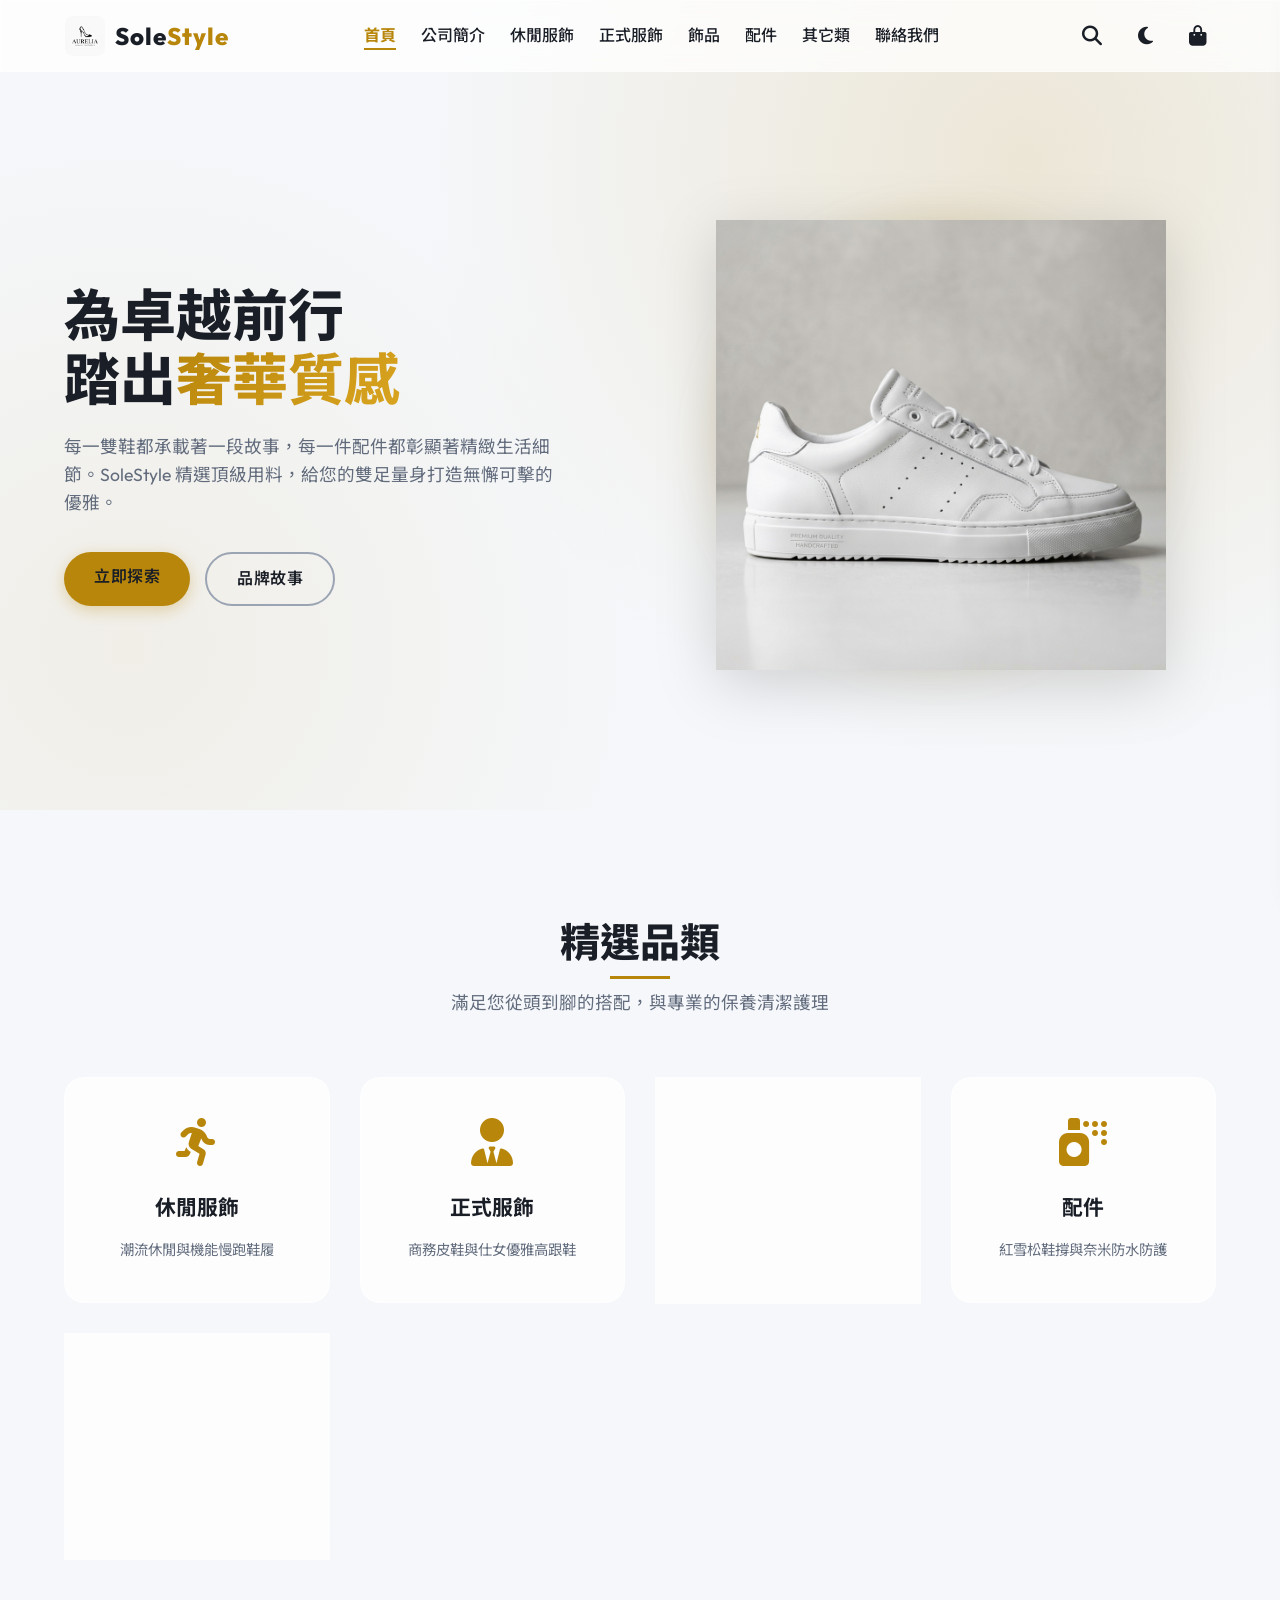
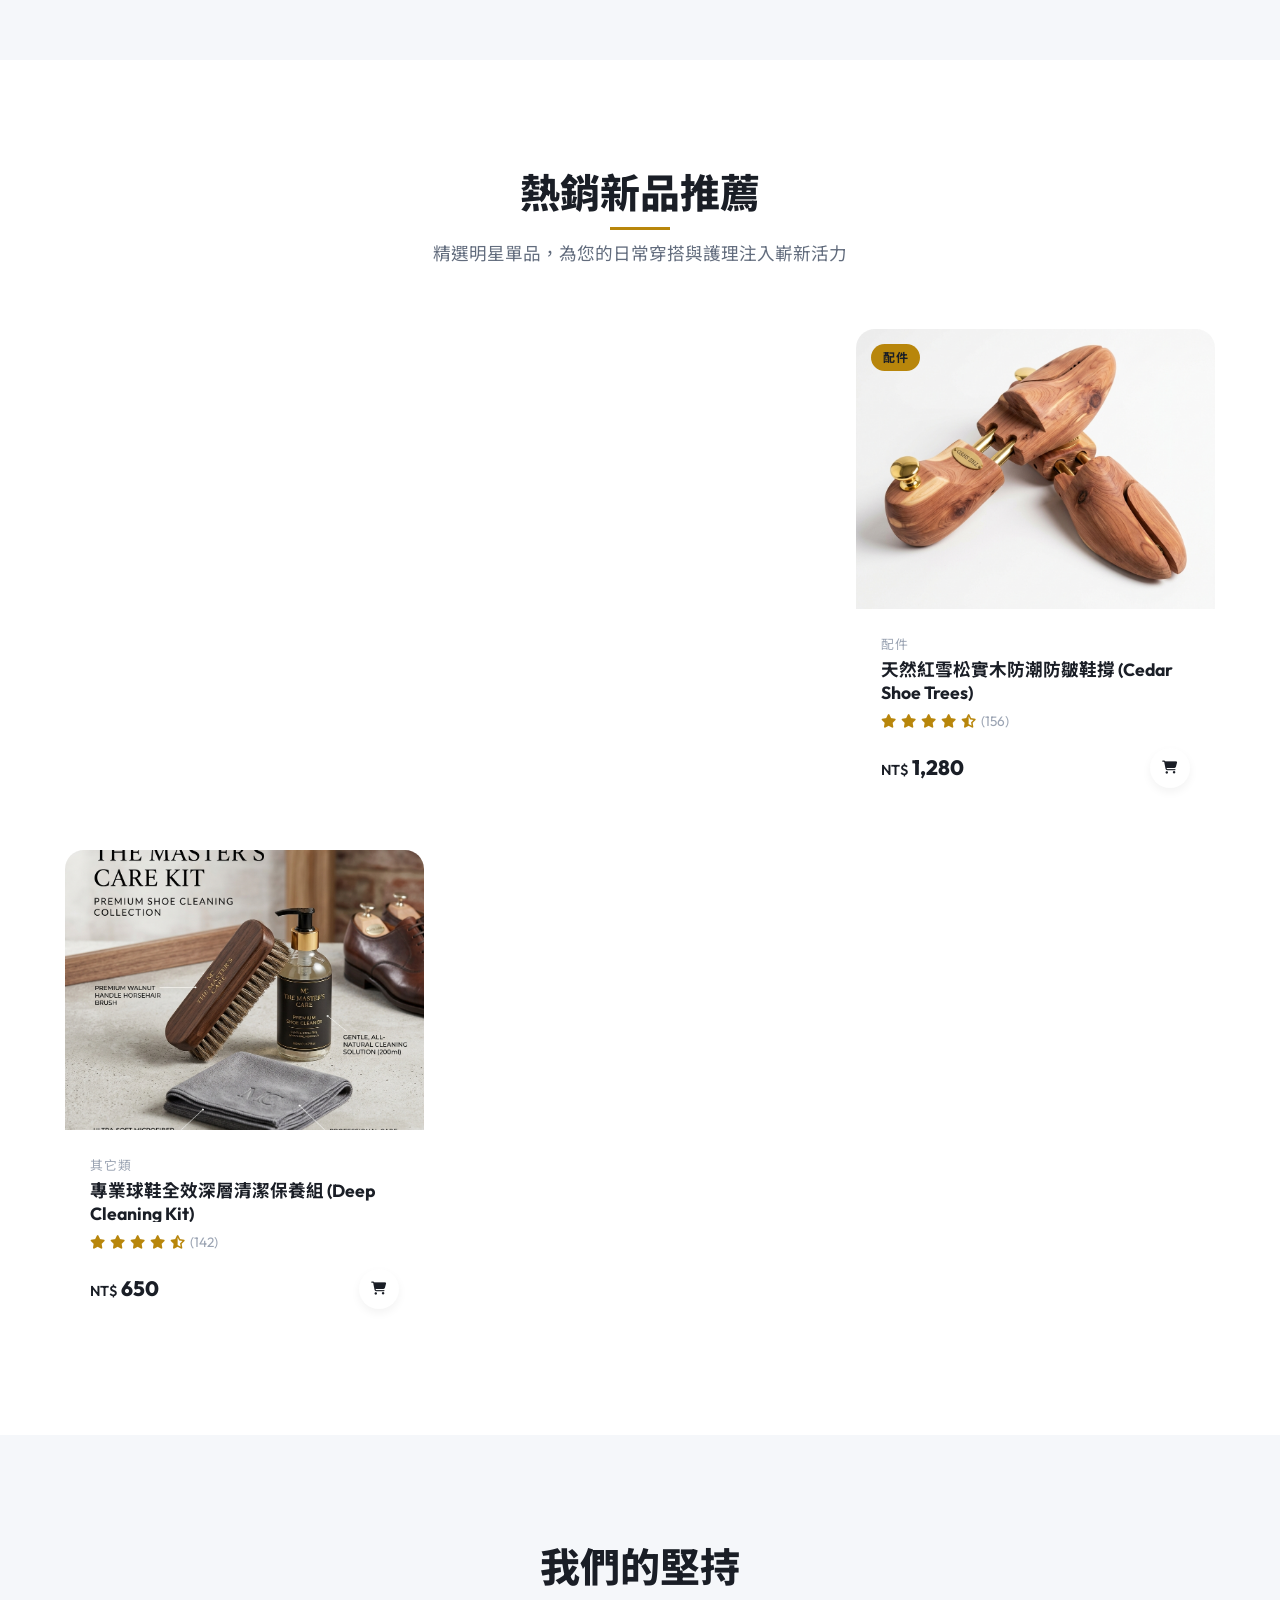
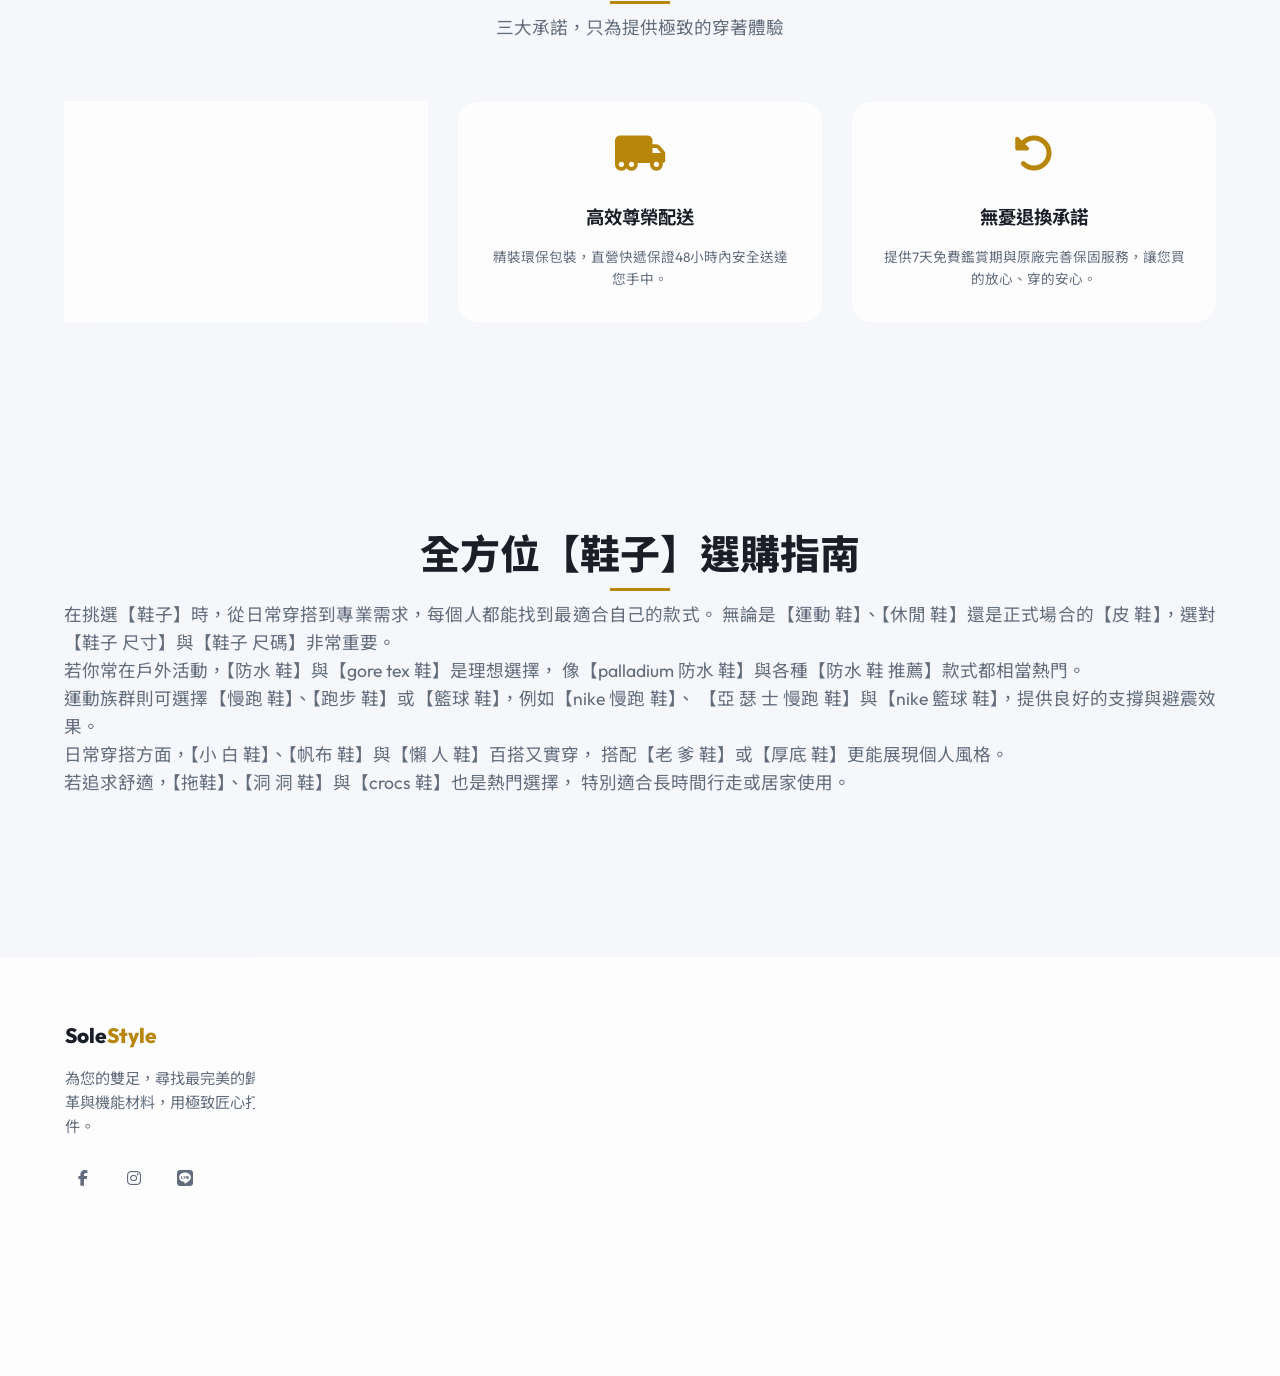
<file: index.html>
<!DOCTYPE html>
<html lang="zh-Hant">
<head>
  <meta charset="UTF-8">
  <meta name="viewport" content="width=device-width, initial-scale=1.0">
  <title>首頁 | SoleStyle 頂級鞋履美學館</title>
  <meta name="description" content="SoleStyle 專業銷售休閒鞋、皮鞋、運動鞋及鞋子周邊保養配件與飾品，給您最尊榮的穿著體驗。">
  <link rel="stylesheet" href="https://cdnjs.cloudflare.com/ajax/libs/font-awesome/6.4.0/css/all.min.css">
  <link rel="stylesheet" href="css/styles.css">
  <meta name="google-site-verification" content="unUSBAQG4Pcx-o0vO1E5iUWLWdeLUg7D06Ewp3ZwRKY" />
  <meta name="description" content="SoleStyle 鞋店專賣各式鞋款，包含運動鞋、防水鞋、慢跑鞋、休閒鞋與童鞋，精選 Nike、Adidas、NB 等品牌，提供舒適與時尚兼具的穿搭選擇。">
  <meta name="keywords" content="鞋子,運動鞋,防水鞋,慢跑鞋,休閒鞋,籃球鞋,nike鞋子,adidas鞋子,new balance鞋子,童鞋,鞋店推薦">
</head>
<body>

  <!-- Navigation Header -->
  <header class="glass-panel">
    <div class="container nav-container">
      <a href="index.html" class="logo-link">
        <img src="images/logo.png" alt="SoleStyle Logo" class="logo-img">
        <div class="logo-text">Sole<span>Style</span></div>
      </a>
      <nav>
        <ul>
          <li><a href="index.html" class="active" id="nav-index">首頁</a></li>
          <li><a href="about.html" id="nav-about">公司簡介</a></li>
          <li><a href="casual.html" id="nav-casual">休閒服飾</a></li>
          <li><a href="formal.html" id="nav-formal">正式服飾</a></li>
          <li><a href="accessories.html" id="nav-accessories">飾品</a></li>
          <li><a href="gear.html" id="nav-gear">配件</a></li>
          <li><a href="others.html" id="nav-others">其它類</a></li>
          <li><a href="contact.html" id="nav-contact">聯絡我們</a></li>
        </ul>
      </nav>
      <div class="nav-actions">
        <button class="nav-btn" id="search-btn"><i class="fas fa-search"></i></button>
        <button class="nav-btn" id="theme-toggle"><i class="fas fa-moon"></i></button>
        <div class="cart-icon-container">
          <button class="nav-btn" id="cart-btn"><i class="fas fa-shopping-bag"></i></button>
          <span class="cart-badge" id="cart-badge">0</span>
        </div>
        <button class="nav-btn mobile-toggle" id="mobile-toggle"><i class="fas fa-bars"></i></button>
      </div>
    </div>
  </header>

  <!-- Hero Section -->
  <section class="hero">
    <div class="container hero-grid">
      <div class="hero-content">
        <h1>為卓越前行<br>踏出<span>奢華質感</span></h1>
        <p>每一雙鞋都承載著一段故事，每一件配件都彰顯著精緻生活細節。SoleStyle 精選頂級用料，給您的雙足量身打造無懈可擊的優雅。</p>
        <div class="cta-group">
          <a href="#featured-products" class="btn btn-primary">立即探索</a>
          <a href="about.html" class="btn btn-secondary">品牌故事</a>
        </div>
      </div>
      <div class="hero-image-wrapper">
        <div class="hero-circle-bg"></div>
        <img src="images/熱銷鞋款1.png" alt="本店熱銷鞋款" class="hero-img" title="本店熱銷鞋款">
      </div>
    </div>
  </section>

  <!-- Category List Section -->
  <section class="section-padding">
    <div class="container">
      <div class="section-header">
        <h2>精選品類</h2>
        <p>滿足您從頭到腳的搭配，與專業的保養清潔護理</p>
      </div>
      <div class="category-grid">
        <div class="category-card glass-panel" onclick="location.href='casual.html'">
          <i class="fas fa-running"></i>
          <h3>休閒服飾</h3>
          <p>潮流休閒與機能慢跑鞋履</p>
        </div>
        <div class="category-card glass-panel" onclick="location.href='formal.html'">
          <i class="fas fa-user-tie"></i>
          <h3>正式服飾</h3>
          <p>商務皮鞋與仕女優雅高跟鞋</p>
        </div>
        <div class="category-card glass-panel" onclick="location.href='accessories.html'">
          <i class="fas fa-gem"></i>
          <h3>飾品</h3>
          <p>鞋帶、鞋扣與抑菌機能襪</p>
        </div>
        <div class="category-card glass-panel" onclick="location.href='gear.html'">
          <i class="fas fa-spray-can"></i>
          <h3>配件</h3>
          <p>紅雪松鞋撐與奈米防水防護</p>
        </div>
        <div class="category-card glass-panel" onclick="location.href='others.html'">
          <i class="fas fa-box-open"></i>
          <h3>其它類</h3>
          <p>展示鞋盒與深層清潔套組</p>
        </div>
      </div>
    </div>
  </section>

  <!-- Featured Products Section -->
  <section class="section-padding" id="featured-products" style="background-color: var(--bg-secondary); border-top: 1px solid var(--border-glass);">
    <div class="container">
      <div class="section-header">
        <h2>熱銷新品推薦</h2>
        <p>精選明星單品，為您的日常穿搭與護理注入嶄新活力</p>
      </div>
      <div class="products-grid" id="featured-grid">
        <!-- Rendered by JavaScript dynamically -->
      </div>
    </div>
  </section>

  <!-- Brand Promise Section -->
  <section class="section-padding">
    <div class="container">
      <div class="section-header">
        <h2>我們的堅持</h2>
        <p>三大承諾，只為提供極致的穿著體驗</p>
      </div>
      <div class="category-grid">
        <div class="category-card glass-panel" style="padding: 30px;">
          <i class="fas fa-shield-alt" style="font-size: 2.5rem;"></i>
          <h3 style="font-size: 1.15rem; margin-top: 5px;">極致工藝品質</h3>
          <p style="font-size: 0.85rem;">精選全球優質真皮及奈米面料，歷經數百道工序，手工打造完美線條。</p>
        </div>
        <div class="category-card glass-panel" style="padding: 30px;">
          <i class="fas fa-truck-moving" style="font-size: 2.5rem;"></i>
          <h3 style="font-size: 1.15rem; margin-top: 5px;">高效尊榮配送</h3>
          <p style="font-size: 0.85rem;">精裝環保包裝，直營快遞保證48小時內安全送達您手中。</p>
        </div>
        <div class="category-card glass-panel" style="padding: 30px;">
          <i class="fas fa-undo-alt" style="font-size: 2.5rem;"></i>
          <h3 style="font-size: 1.15rem; margin-top: 5px;">無憂退換承諾</h3>
          <p style="font-size: 0.85rem;">提供7天免費鑑賞期與原廠完善保固服務，讓您買的放心、穿的安心。</p>
        </div>
      </div>
    </div>
  </section>

  <section class="section-padding">
    <div class="container">
      <div class="section-header">
        <h2>全方位【鞋子】選購指南</h2>
        <p style="text-align: justify;">
          在挑選【鞋子】時，從日常穿搭到專業需求，每個人都能找到最適合自己的款式。
          無論是【運動 鞋】、【休閒 鞋】還是正式場合的【皮 鞋】，選對【鞋子 尺寸】與【鞋子 尺碼】非常重要。
        </p>
      
        <p style="text-align: justify;">
          若你常在戶外活動，【防水 鞋】與【gore tex 鞋】是理想選擇，
          像【palladium 防水 鞋】與各種【防水 鞋 推薦】款式都相當熱門。
        </p>
      
        <p style="text-align: justify;">
          運動族群則可選擇【慢跑 鞋】、【跑步 鞋】或【籃球 鞋】，例如【nike 慢跑 鞋】、
          【亞 瑟 士 慢跑 鞋】與【nike 籃球 鞋】，提供良好的支撐與避震效果。
        </p>
      
        <p style="text-align: justify;">
          日常穿搭方面，【小 白 鞋】、【帆布 鞋】與【懶 人 鞋】百搭又實穿，
          搭配【老 爹 鞋】或【厚底 鞋】更能展現個人風格。
        </p>
      
        <p style="text-align: justify;">
          若追求舒適，【拖鞋】、【洞 洞 鞋】與【crocs 鞋】也是熱門選擇，
          特別適合長時間行走或居家使用。
        </p>
      </div>
    </div>
  </section>

  <!-- Cart Drawer -->
  <div class="cart-drawer glass-panel" id="cart-drawer">
    <div class="cart-header">
      <h2>購物清單</h2>
      <button class="close-cart-btn" id="close-cart"><i class="fas fa-times"></i></button>
    </div>
    <div class="cart-items-container" id="cart-items">
      <!-- Items will be injected by main.js -->
    </div>
    <div class="cart-footer">
      <div class="cart-subtotal">
        <span>小計:</span>
        <span class="cart-subtotal-price" id="cart-subtotal">0</span>
      </div>
      <button class="btn btn-primary checkout-btn" id="checkout-btn">立即結帳</button>
    </div>
  </div>
  <div class="cart-overlay" id="cart-overlay"></div>

  <!-- Search Overlay -->
  <div class="search-overlay" id="search-overlay">
    <button class="search-close" id="search-close"><i class="fas fa-times"></i></button>
    <div class="search-container">
      <input type="text" placeholder="搜尋商品名稱或類別..." class="search-input" id="search-input">
      <p class="search-hint">按 Enter 開始搜尋</p>
    </div>
  </div>

  <!-- Success Notification -->
  <div class="notification success" id="notification">
    <i class="fas fa-check-circle"></i>
    <span class="notif-text">成功加入購物車</span>
  </div>

  <!-- Footer -->
  <footer class="glass-panel">
    <div class="container footer-grid">
      <div class="footer-about">
        <h3>Sole<span>Style</span></h3>
        <p>為您的雙足，尋找最完美的歸宿。精選全球頂級皮革與機能材料，用極致匠心打磨每一款鞋履與配件。</p>
        <div class="social-links">
          <a href="#" class="social-btn"><i class="fab fa-facebook-f"></i></a>
          <a href="#" class="social-btn"><i class="fab fa-instagram"></i></a>
          <a href="#" class="social-btn"><i class="fab fa-line"></i></a>
        </div>
      </div>
      <div class="footer-links">
        <h4>產品類別</h4>
        <ul>
          <li><a href="casual.html">休閒服飾</a></li>
          <li><a href="formal.html">正式服飾</a></li>
          <li><a href="accessories.html">飾品</a></li>
          <li><a href="gear.html">配件及保養</a></li>
          <li><a href="others.html">其它周邊</a></li>
        </ul>
      </div>
      <div class="footer-links">
        <h4>關於品牌</h4>
        <ul>
          <li><a href="about.html">公司簡介</a></li>
          <li><a href="about.html#brand-story">品牌故事</a></li>
          <li><a href="about.html#store-location">直營門市</a></li>
          <li><a href="contact.html">聯絡我們</a></li>
        </ul>
      </div>
      <div class="footer-links">
        <h4>客戶服務</h4>
        <ul>
          <li><a href="#">常見問題 FAQ</a></li>
          <li><a href="#">退換貨政策</a></li>
          <li><a href="#">配送服務資訊</a></li>
          <li><a href="#">隱私權保護條款</a></li>
        </ul>
      </div>
    </div>
    <div class="footer-bottom">
      <p>© 2026 SoleStyle. All Rights Reserved. Designed by Antigravity.</p>
    </div>
  </footer>

  <script src="js/products.js"></script>
  <script src="js/main.js"></script>
  <script>
    document.addEventListener('DOMContentLoaded', () => {
      // Get URL search parameters (in case users search from search overlay)
      const urlParams = new URLSearchParams(window.location.search);
      const searchQuery = urlParams.get('search');
      
      const featuredGrid = document.getElementById('featured-grid');
      let displayProducts = window.products;

      // If search query exists, modify headers and filter products
      if (searchQuery) {
        const query = searchQuery.toLowerCase();
        displayProducts = window.products.filter(p => 
          p.name.toLowerCase().includes(query) || 
          p.categoryName.toLowerCase().includes(query) ||
          p.description.toLowerCase().includes(query)
        );
        
        // Update section titles to indicate search results
        const sectionHeader = document.querySelector('#featured-products .section-header');
        sectionHeader.querySelector('h2').textContent = `「${searchQuery}」的搜尋結果`;
        sectionHeader.querySelector('p').textContent = `共找到 ${displayProducts.length} 筆符合條件的商品`;
        
        // Scroll to featured products
        setTimeout(() => {
          document.getElementById('featured-products').scrollIntoView({ behavior: 'smooth' });
        }, 300);
      } else {
        // Otherwise, show selected featured items (e.g. products: 1, 5, 12, 16)
        const featuredIds = [1, 5, 12, 16];
        displayProducts = window.products.filter(p => featuredIds.includes(p.id));
      }

      renderProducts(displayProducts);

      function renderProducts(items) {
        if (!featuredGrid) return;
        featuredGrid.innerHTML = '';

        if (items.length === 0) {
          featuredGrid.innerHTML = `
            <div style="grid-column: 1/-1; text-align: center; padding: 40px; color: var(--text-secondary);">
              <i class="fas fa-search-minus" style="font-size: 3rem; margin-bottom: 15px; color: var(--text-muted);"></i>
              <p style="font-size: 1.1rem;">很抱歉，找不到符合條件的商品。請嘗試其他關鍵字！</p>
            </div>
          `;
          return;
        }

        items.forEach(product => {
          const card = document.createElement('div');
          card.className = 'product-card glass-panel';
          card.innerHTML = `
            <div class="product-badge">${product.categoryName}</div>
            <div class="product-img-container" onclick="location.href='product.html?id=${product.id}'" style="cursor: pointer;">
              <img src="${product.image}" alt="${product.name}" class="product-card-img">
            </div>
            <div class="product-info">
              <span class="product-cat">${product.categoryName}</span>
              <a href="product.html?id=${product.id}" class="product-title">${product.name}</a>
              <div class="product-rating">
                <i class="fas fa-star"></i>
                <i class="fas fa-star"></i>
                <i class="fas fa-star"></i>
                <i class="fas fa-star"></i>
                <i class="fas fa-star-half-alt"></i>
                <span>(${product.reviews})</span>
              </div>
              <div class="product-footer">
                <div class="product-price">${product.price.toLocaleString()}</div>
                <button class="add-cart-btn" onclick="addToCart(${product.id}, 1, ${product.category === 'casual' || product.category === 'formal' ? 9.5 : null})" title="加入購物車">
                  <i class="fas fa-shopping-cart"></i>
                </button>
              </div>
            </div>
          `;
          featuredGrid.appendChild(card);
        });
      }
    });
  </script>
</body>
</html>
</file>
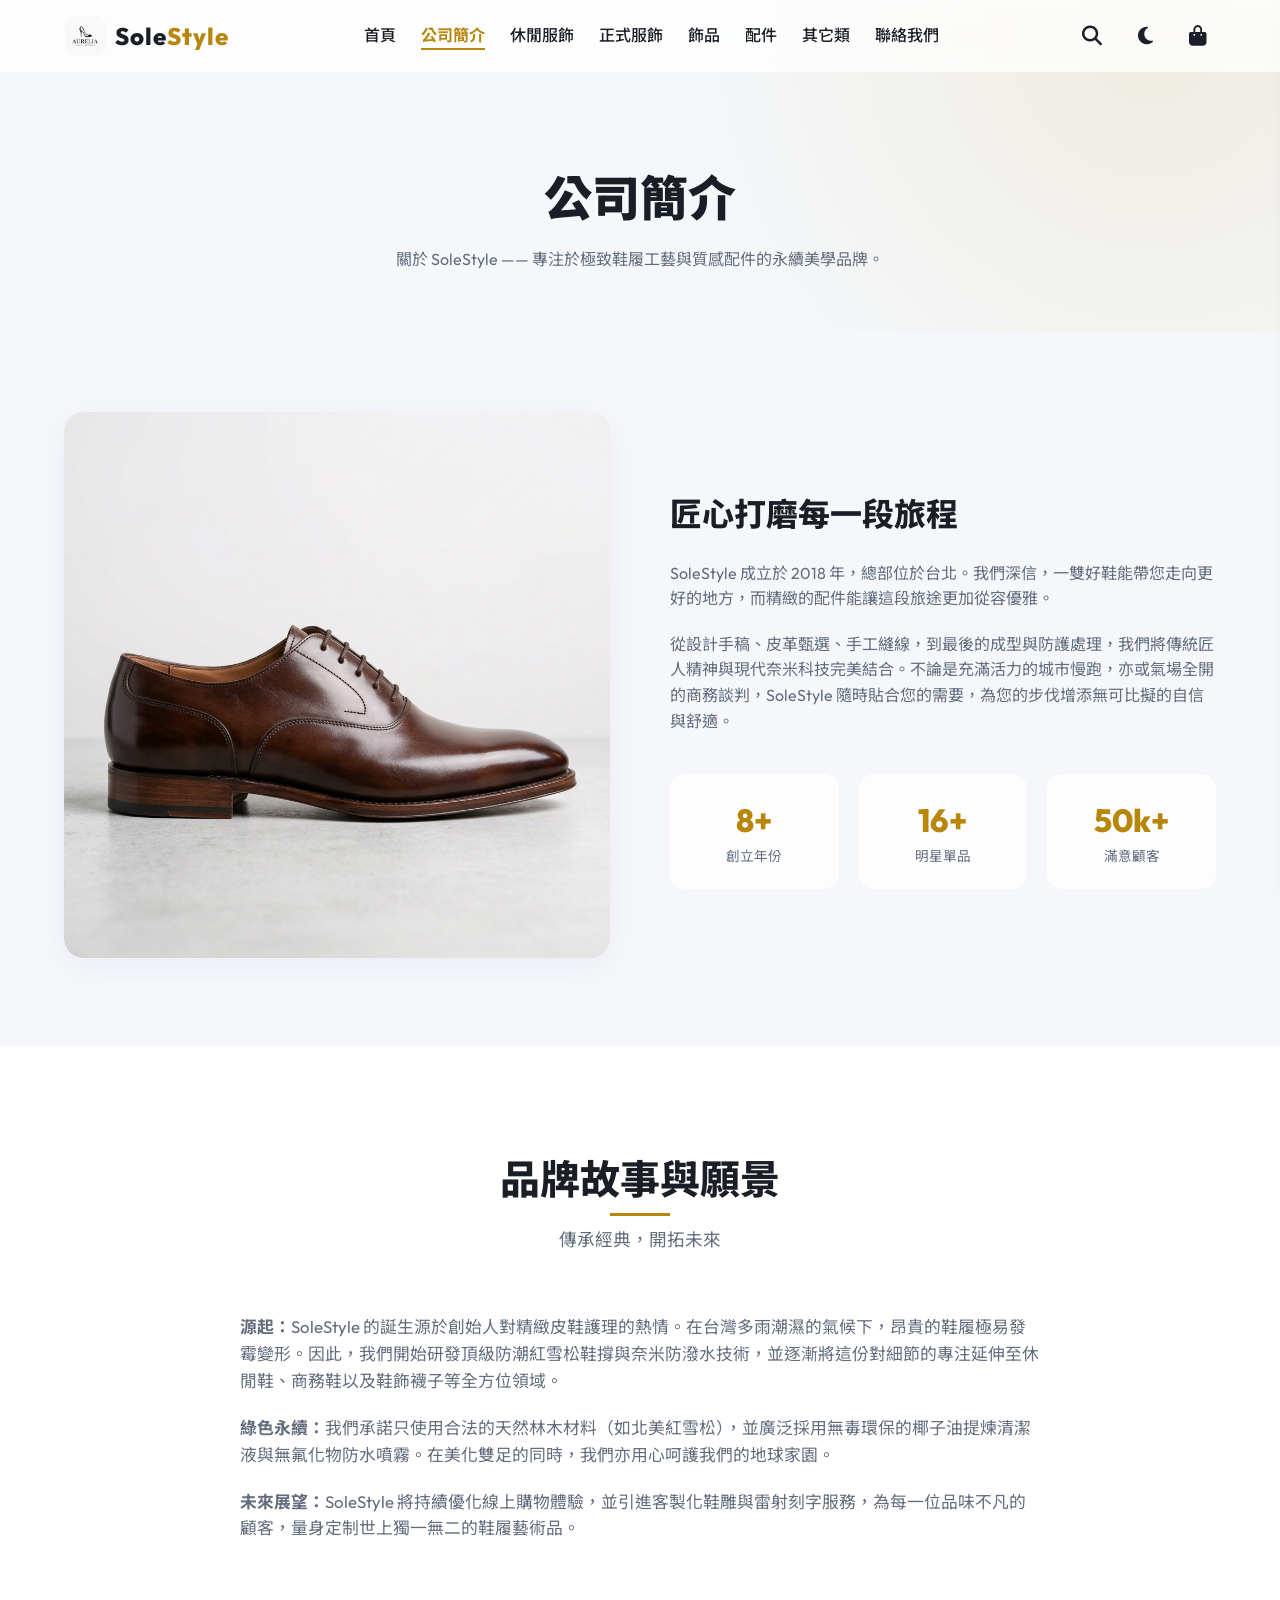
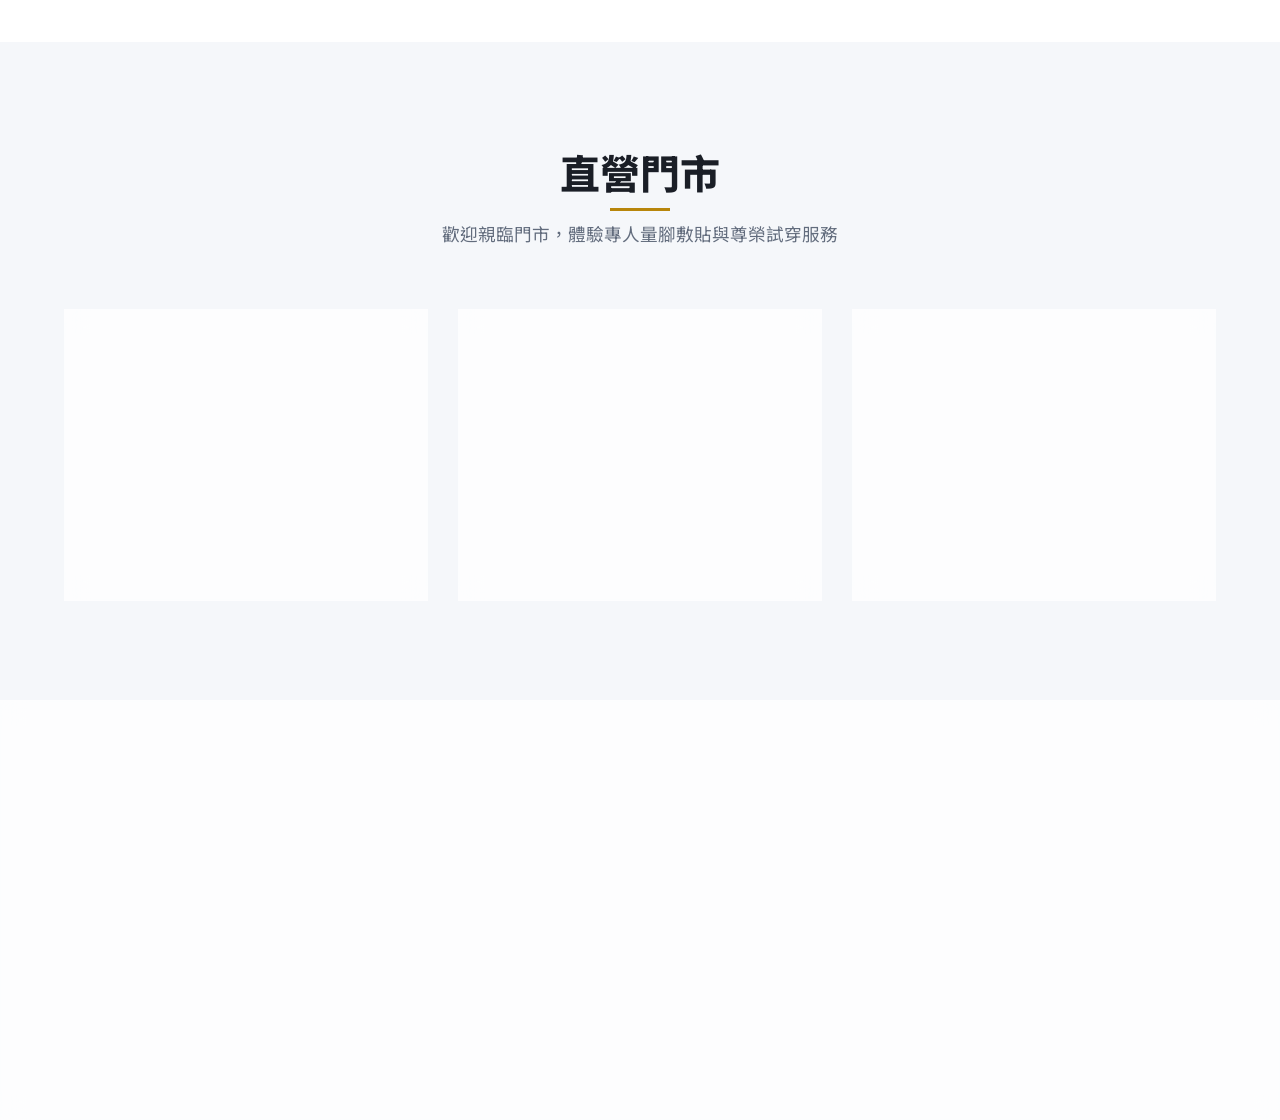
<file: about.html>
<!DOCTYPE html>
<html lang="zh-Hant">
<head>
  <meta charset="UTF-8">
  <meta name="viewport" content="width=device-width, initial-scale=1.0">
  <title>公司簡介 | SoleStyle 頂級鞋履美學館</title>
  <meta name="description" content="了解 SoleStyle 的品牌故事、經營理念、與全台直營門市資訊。我們堅持匠人手工藝，提供最精緻的鞋類產品。">
  <link rel="stylesheet" href="https://cdnjs.cloudflare.com/ajax/libs/font-awesome/6.4.0/css/all.min.css">
  <link rel="stylesheet" href="css/styles.css">
</head>
<body>

  <!-- Navigation Header -->
  <header class="glass-panel">
    <div class="container nav-container">
      <a href="index.html" class="logo-link">
        <img src="images/logo.png" alt="SoleStyle Logo" class="logo-img">
        <div class="logo-text">Sole<span>Style</span></div>
      </a>
      <nav>
        <ul>
          <li><a href="index.html" id="nav-index">首頁</a></li>
          <li><a href="about.html" class="active" id="nav-about">公司簡介</a></li>
          <li><a href="casual.html" id="nav-casual">休閒服飾</a></li>
          <li><a href="formal.html" id="nav-formal">正式服飾</a></li>
          <li><a href="accessories.html" id="nav-accessories">飾品</a></li>
          <li><a href="gear.html" id="nav-gear">配件</a></li>
          <li><a href="others.html" id="nav-others">其它類</a></li>
          <li><a href="contact.html" id="nav-contact">聯絡我們</a></li>
        </ul>
      </nav>
      <div class="nav-actions">
        <button class="nav-btn" id="search-btn"><i class="fas fa-search"></i></button>
        <button class="nav-btn" id="theme-toggle"><i class="fas fa-moon"></i></button>
        <div class="cart-icon-container">
          <button class="nav-btn" id="cart-btn"><i class="fas fa-shopping-bag"></i></button>
          <span class="cart-badge" id="cart-badge">0</span>
        </div>
        <button class="nav-btn mobile-toggle" id="mobile-toggle"><i class="fas fa-bars"></i></button>
      </div>
    </div>
  </header>

  <!-- Page Header -->
  <section class="page-header">
    <div class="container">
      <h1>公司簡介</h1>
      <p>關於 SoleStyle —— 專注於極致鞋履工藝與質感配件的永續美學品牌。</p>
    </div>
  </section>

  <!-- About Section -->
  <section class="about-section">
    <div class="container about-grid">
      <div class="about-img-wrapper">
        <img src="images/formal_1.png" alt="Shoe Craftsmanship" class="about-img">
      </div>
      <div class="about-content">
        <h2>匠心打磨每一段旅程</h2>
        <p>SoleStyle 成立於 2018 年，總部位於台北。我們深信，一雙好鞋能帶您走向更好的地方，而精緻的配件能讓這段旅途更加從容優雅。</p>
        <p>從設計手稿、皮革甄選、手工縫線，到最後的成型與防護處理，我們將傳統匠人精神與現代奈米科技完美結合。不論是充滿活力的城市慢跑，亦或氣場全開的商務談判，SoleStyle 隨時貼合您的需要，為您的步伐增添無可比擬的自信與舒適。</p>
        
        <div class="stats-grid">
          <div class="stat-item glass-panel">
            <h4>8+</h4>
            <p>創立年份</p>
          </div>
          <div class="stat-item glass-panel">
            <h4>16+</h4>
            <p>明星單品</p>
          </div>
          <div class="stat-item glass-panel">
            <h4>50k+</h4>
            <p>滿意顧客</p>
          </div>
        </div>
      </div>
    </div>
  </section>

  <!-- Brand Story & Vision Section -->
  <section class="section-padding" id="brand-story" style="background-color: var(--bg-secondary); border-top: 1px solid var(--border-glass);">
    <div class="container" style="max-width: 800px; text-align: center;">
      <div class="section-header">
        <h2>品牌故事與願景</h2>
        <p>傳承經典，開拓未來</p>
      </div>
      <div style="text-align: left; color: var(--text-secondary); display: flex; flex-direction: column; gap: 20px; font-size: 1.05rem;">
        <p><strong>源起：</strong>SoleStyle 的誕生源於創始人對精緻皮鞋護理的熱情。在台灣多雨潮濕的氣候下，昂貴的鞋履極易發霉變形。因此，我們開始研發頂級防潮紅雪松鞋撐與奈米防潑水技術，並逐漸將這份對細節的專注延伸至休閒鞋、商務鞋以及鞋飾襪子等全方位領域。</p>
        <p><strong>綠色永續：</strong>我們承諾只使用合法的天然林木材料（如北美紅雪松），並廣泛採用無毒環保的椰子油提煉清潔液與無氟化物防水噴霧。在美化雙足的同時，我們亦用心呵護我們的地球家園。</p>
        <p><strong>未來展望：</strong>SoleStyle 將持續優化線上購物體驗，並引進客製化鞋雕與雷射刻字服務，為每一位品味不凡的顧客，量身定制世上獨一無二的鞋履藝術品。</p>
      </div>
    </div>
  </section>

  <!-- Store Location Section -->
  <section class="section-padding" id="store-location">
    <div class="container">
      <div class="section-header">
        <h2>直營門市</h2>
        <p>歡迎親臨門市，體驗專人量腳敷貼與尊榮試穿服務</p>
      </div>
      <div class="category-grid" style="grid-template-columns: repeat(auto-fit, minmax(280px, 1fr));">
        <div class="category-card glass-panel" style="padding: 30px; text-align: left; align-items: flex-start;">
          <i class="fas fa-map-marker-alt" style="font-size: 2rem; margin-bottom: 15px;"></i>
          <h3>台北大安旗艦店</h3>
          <p style="margin: 10px 0 5px 0;"><strong>地址：</strong>台北市大安區敦化南路一段 100 號</p>
          <p style="margin-bottom: 5px;"><strong>電話：</strong>(02) 2771-0000</p>
          <p><strong>營業時間：</strong>每日 11:00 - 21:30</p>
        </div>
        <div class="category-card glass-panel" style="padding: 30px; text-align: left; align-items: flex-start;">
          <i class="fas fa-map-marker-alt" style="font-size: 2rem; margin-bottom: 15px;"></i>
          <h3>台中綠園道概念店</h3>
          <p style="margin: 10px 0 5px 0;"><strong>地址：</strong>台中市西區公益路 200 號</p>
          <p style="margin-bottom: 5px;"><strong>電話：</strong>(04) 2321-0000</p>
          <p><strong>營業時間：</strong>每日 11:30 - 22:00</p>
        </div>
        <div class="category-card glass-panel" style="padding: 30px; text-align: left; align-items: flex-start;">
          <i class="fas fa-map-marker-alt" style="font-size: 2rem; margin-bottom: 15px;"></i>
          <h3>高雄新灣區精品店</h3>
          <p style="margin: 10px 0 5px 0;"><strong>地址：</strong>高雄市前鎮區成功二路 300 號</p>
          <p style="margin-bottom: 5px;"><strong>電話：</strong>(07) 536-0000</p>
          <p><strong>營業時間：</strong>每日 11:00 - 22:00</p>
        </div>
      </div>
    </div>
  </section>

  <!-- Cart Drawer -->
  <div class="cart-drawer glass-panel" id="cart-drawer">
    <div class="cart-header">
      <h2>購物清單</h2>
      <button class="close-cart-btn" id="close-cart"><i class="fas fa-times"></i></button>
    </div>
    <div class="cart-items-container" id="cart-items">
      <!-- Items will be injected by main.js -->
    </div>
    <div class="cart-footer">
      <div class="cart-subtotal">
        <span>小計:</span>
        <span class="cart-subtotal-price" id="cart-subtotal">0</span>
      </div>
      <button class="btn btn-primary checkout-btn" id="checkout-btn">立即結帳</button>
    </div>
  </div>
  <div class="cart-overlay" id="cart-overlay"></div>

  <!-- Search Overlay -->
  <div class="search-overlay" id="search-overlay">
    <button class="search-close" id="search-close"><i class="fas fa-times"></i></button>
    <div class="search-container">
      <input type="text" placeholder="搜尋商品名稱或類別..." class="search-input" id="search-input">
      <p class="search-hint">按 Enter 開始搜尋</p>
    </div>
  </div>

  <!-- Success Notification -->
  <div class="notification success" id="notification">
    <i class="fas fa-check-circle"></i>
    <span class="notif-text">成功加入購物車</span>
  </div>

  <!-- Footer -->
  <footer class="glass-panel">
    <div class="container footer-grid">
      <div class="footer-about">
        <h3>Sole<span>Style</span></h3>
        <p>為您的雙足，尋找最完美的歸宿。精選全球頂級皮革與機能材料，用極致匠心打磨每一款鞋履與配件。</p>
        <div class="social-links">
          <a href="#" class="social-btn"><i class="fab fa-facebook-f"></i></a>
          <a href="#" class="social-btn"><i class="fab fa-instagram"></i></a>
          <a href="#" class="social-btn"><i class="fab fa-line"></i></a>
        </div>
      </div>
      <div class="footer-links">
        <h4>產品類別</h4>
        <ul>
          <li><a href="casual.html">休閒服飾</a></li>
          <li><a href="formal.html">正式服飾</a></li>
          <li><a href="accessories.html">飾品</a></li>
          <li><a href="gear.html">配件及保養</a></li>
          <li><a href="others.html">其它周邊</a></li>
        </ul>
      </div>
      <div class="footer-links">
        <h4>關於品牌</h4>
        <ul>
          <li><a href="about.html">公司簡介</a></li>
          <li><a href="about.html#brand-story">品牌故事</a></li>
          <li><a href="about.html#store-location">直營門市</a></li>
          <li><a href="contact.html">聯絡我們</a></li>
        </ul>
      </div>
      <div class="footer-links">
        <h4>客戶服務</h4>
        <ul>
          <li><a href="#">常見問題 FAQ</a></li>
          <li><a href="#">退換貨政策</a></li>
          <li><a href="#">配送服務資訊</a></li>
          <li><a href="#">隱私權保護條款</a></li>
        </ul>
      </div>
    </div>
    <div class="footer-bottom">
      <p>© 2026 SoleStyle. All Rights Reserved. Designed by Antigravity.</p>
    </div>
  </footer>

  <script src="js/products.js"></script>
  <script src="js/main.js"></script>
</body>
</html>
</file>
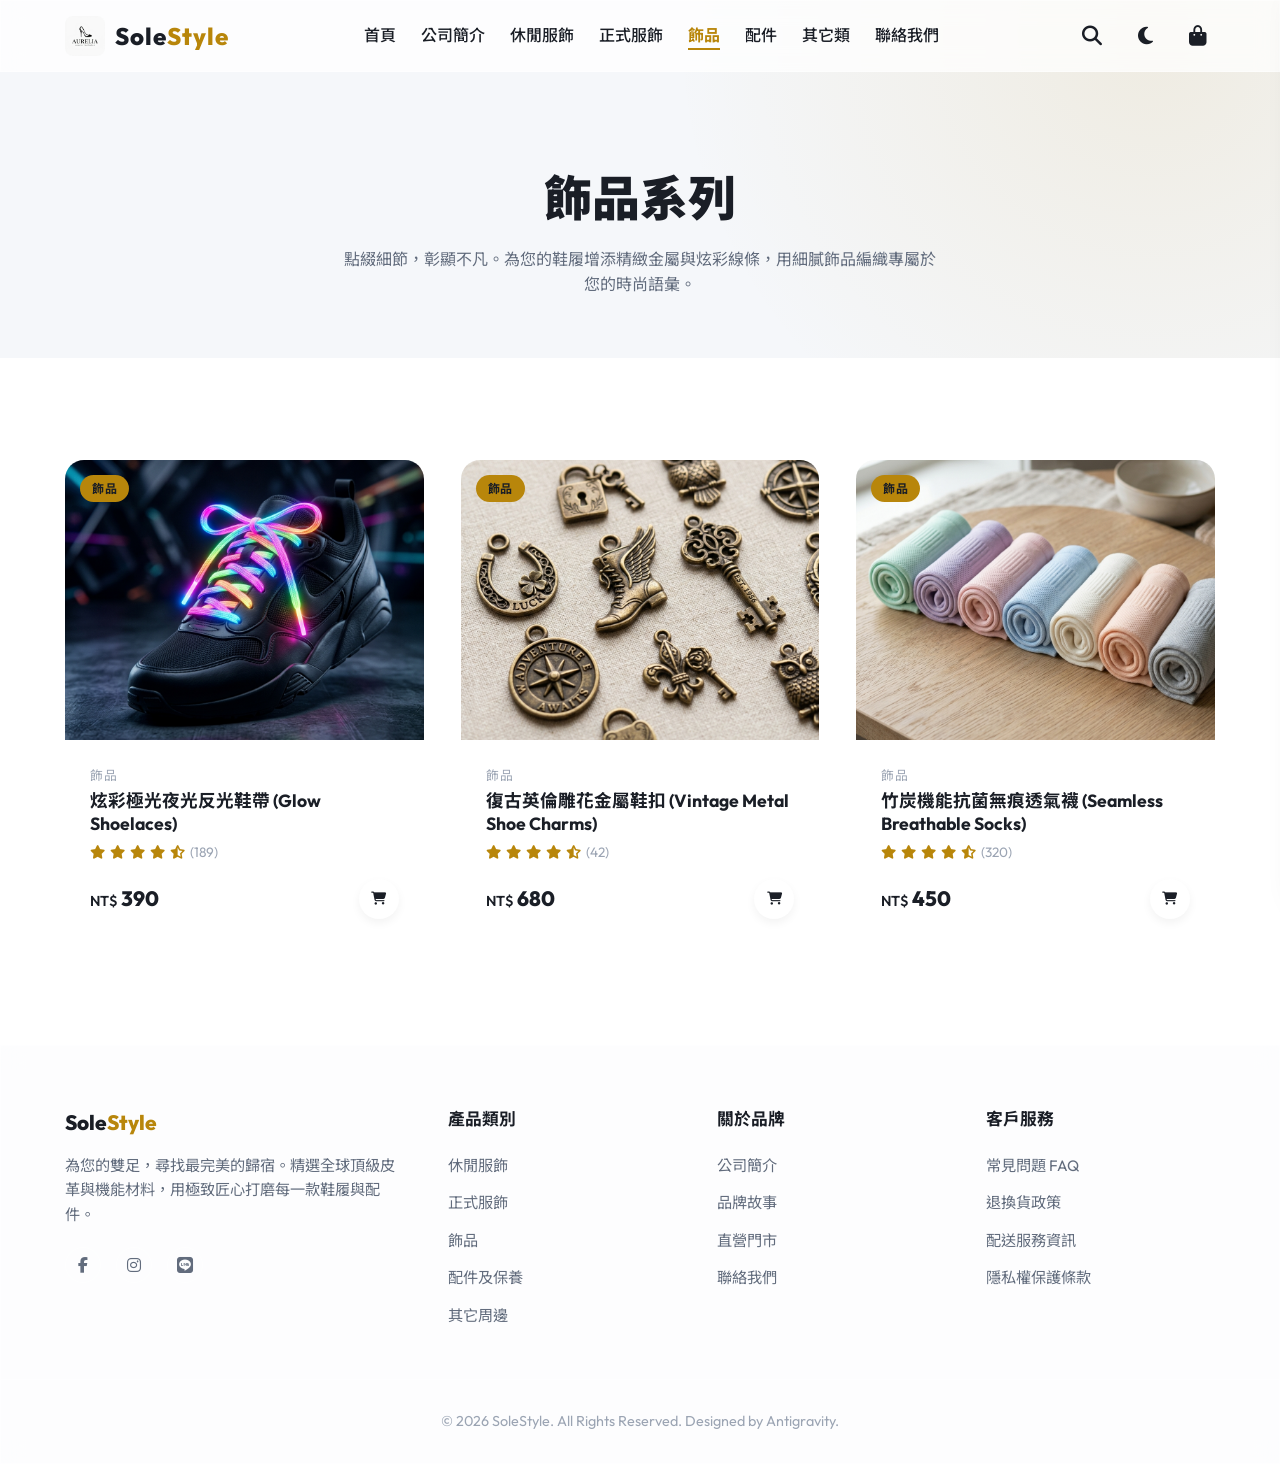
<file: accessories.html>
<!DOCTYPE html>
<html lang="zh-Hant">
<head>
  <meta charset="UTF-8">
  <meta name="viewport" content="width=device-width, initial-scale=1.0">
  <title>飾品 | SoleStyle 頂級鞋履美學館</title>
  <meta name="description" content="瀏覽 SoleStyle 質感鞋類飾品系列，包含炫彩夜光反光鞋帶、手工復古金屬雕花鞋扣、與機能抗菌無痕透氣襪。">
  <link rel="stylesheet" href="https://cdnjs.cloudflare.com/ajax/libs/font-awesome/6.4.0/css/all.min.css">
  <link rel="stylesheet" href="css/styles.css">
</head>
<body>

  <!-- Navigation Header -->
  <header class="glass-panel">
    <div class="container nav-container">
      <a href="index.html" class="logo-link">
        <img src="images/logo.png" alt="SoleStyle Logo" class="logo-img">
        <div class="logo-text">Sole<span>Style</span></div>
      </a>
      <nav>
        <ul>
          <li><a href="index.html" id="nav-index">首頁</a></li>
          <li><a href="about.html" id="nav-about">公司簡介</a></li>
          <li><a href="casual.html" id="nav-casual">休閒服飾</a></li>
          <li><a href="formal.html" id="nav-formal">正式服飾</a></li>
          <li><a href="accessories.html" class="active" id="nav-accessories">飾品</a></li>
          <li><a href="gear.html" id="nav-gear">配件</a></li>
          <li><a href="others.html" id="nav-others">其它類</a></li>
          <li><a href="contact.html" id="nav-contact">聯絡我們</a></li>
        </ul>
      </nav>
      <div class="nav-actions">
        <button class="nav-btn" id="search-btn"><i class="fas fa-search"></i></button>
        <button class="nav-btn" id="theme-toggle"><i class="fas fa-moon"></i></button>
        <div class="cart-icon-container">
          <button class="nav-btn" id="cart-btn"><i class="fas fa-shopping-bag"></i></button>
          <span class="cart-badge" id="cart-badge">0</span>
        </div>
        <button class="nav-btn mobile-toggle" id="mobile-toggle"><i class="fas fa-bars"></i></button>
      </div>
    </div>
  </header>

  <!-- Page Header -->
  <section class="page-header">
    <div class="container">
      <h1>飾品系列</h1>
      <p>點綴細節，彰顯不凡。為您的鞋履增添精緻金屬與炫彩線條，用細膩飾品編織專屬於您的時尚語彙。</p>
    </div>
  </section>

  <!-- Products Section -->
  <section class="section-padding" style="background-color: var(--bg-secondary); border-top: 1px solid var(--border-glass);">
    <div class="container">
      <div class="products-grid" id="products-grid">
        <!-- Rendered by JavaScript dynamically -->
      </div>
    </div>
  </section>

  <!-- Cart Drawer -->
  <div class="cart-drawer glass-panel" id="cart-drawer">
    <div class="cart-header">
      <h2>購物清單</h2>
      <button class="close-cart-btn" id="close-cart"><i class="fas fa-times"></i></button>
    </div>
    <div class="cart-items-container" id="cart-items">
      <!-- Items will be injected by main.js -->
    </div>
    <div class="cart-footer">
      <div class="cart-subtotal">
        <span>小計:</span>
        <span class="cart-subtotal-price" id="cart-subtotal">0</span>
      </div>
      <button class="btn btn-primary checkout-btn" id="checkout-btn">立即結帳</button>
    </div>
  </div>
  <div class="cart-overlay" id="cart-overlay"></div>

  <!-- Search Overlay -->
  <div class="search-overlay" id="search-overlay">
    <button class="search-close" id="search-close"><i class="fas fa-times"></i></button>
    <div class="search-container">
      <input type="text" placeholder="搜尋商品名稱或類別..." class="search-input" id="search-input">
      <p class="search-hint">按 Enter 開始搜尋</p>
    </div>
  </div>

  <!-- Success Notification -->
  <div class="notification success" id="notification">
    <i class="fas fa-check-circle"></i>
    <span class="notif-text">成功加入購物車</span>
  </div>

  <!-- Footer -->
  <footer class="glass-panel">
    <div class="container footer-grid">
      <div class="footer-about">
        <h3>Sole<span>Style</span></h3>
        <p>為您的雙足，尋找最完美的歸宿。精選全球頂級皮革與機能材料，用極致匠心打磨每一款鞋履與配件。</p>
        <div class="social-links">
          <a href="#" class="social-btn"><i class="fab fa-facebook-f"></i></a>
          <a href="#" class="social-btn"><i class="fab fa-instagram"></i></a>
          <a href="#" class="social-btn"><i class="fab fa-line"></i></a>
        </div>
      </div>
      <div class="footer-links">
        <h4>產品類別</h4>
        <ul>
          <li><a href="casual.html">休閒服飾</a></li>
          <li><a href="formal.html">正式服飾</a></li>
          <li><a href="accessories.html">飾品</a></li>
          <li><a href="gear.html">配件及保養</a></li>
          <li><a href="others.html">其它周邊</a></li>
        </ul>
      </div>
      <div class="footer-links">
        <h4>關於品牌</h4>
        <ul>
          <li><a href="about.html">公司簡介</a></li>
          <li><a href="about.html#brand-story">品牌故事</a></li>
          <li><a href="about.html#store-location">直營門市</a></li>
          <li><a href="contact.html">聯絡我們</a></li>
        </ul>
      </div>
      <div class="footer-links">
        <h4>客戶服務</h4>
        <ul>
          <li><a href="#">常見問題 FAQ</a></li>
          <li><a href="#">退換貨政策</a></li>
          <li><a href="#">配送服務資訊</a></li>
          <li><a href="#">隱私權保護條款</a></li>
        </ul>
      </div>
    </div>
    <div class="footer-bottom">
      <p>© 2026 SoleStyle. All Rights Reserved. Designed by Antigravity.</p>
    </div>
  </footer>

  <script src="js/products.js"></script>
  <script src="js/main.js"></script>
  <script>
    document.addEventListener('DOMContentLoaded', () => {
      const grid = document.getElementById('products-grid');
      // Filter for 'accessories'
      const accProducts = window.products.filter(p => p.category === 'accessories');

      if (grid) {
        accProducts.forEach(product => {
          const card = document.createElement('div');
          card.className = 'product-card glass-panel';
          card.innerHTML = `
            <div class="product-badge">${product.categoryName}</div>
            <div class="product-img-container" onclick="location.href='product.html?id=${product.id}'" style="cursor: pointer;">
              <img src="${product.image}" alt="${product.name}" class="product-card-img">
            </div>
            <div class="product-info">
              <span class="product-cat">${product.categoryName}</span>
              <a href="product.html?id=${product.id}" class="product-title">${product.name}</a>
              <div class="product-rating">
                <i class="fas fa-star"></i>
                <i class="fas fa-star"></i>
                <i class="fas fa-star"></i>
                <i class="fas fa-star"></i>
                <i class="fas fa-star-half-alt"></i>
                <span>(${product.reviews})</span>
              </div>
              <div class="product-footer">
                <div class="product-price">${product.price.toLocaleString()}</div>
                <button class="add-cart-btn" onclick="addToCart(${product.id}, 1, null)" title="加入購物車">
                  <i class="fas fa-shopping-cart"></i>
                </button>
              </div>
            </div>
          `;
          grid.appendChild(card);
        });
      }
    });
  </script>
</body>
</html>
</file>
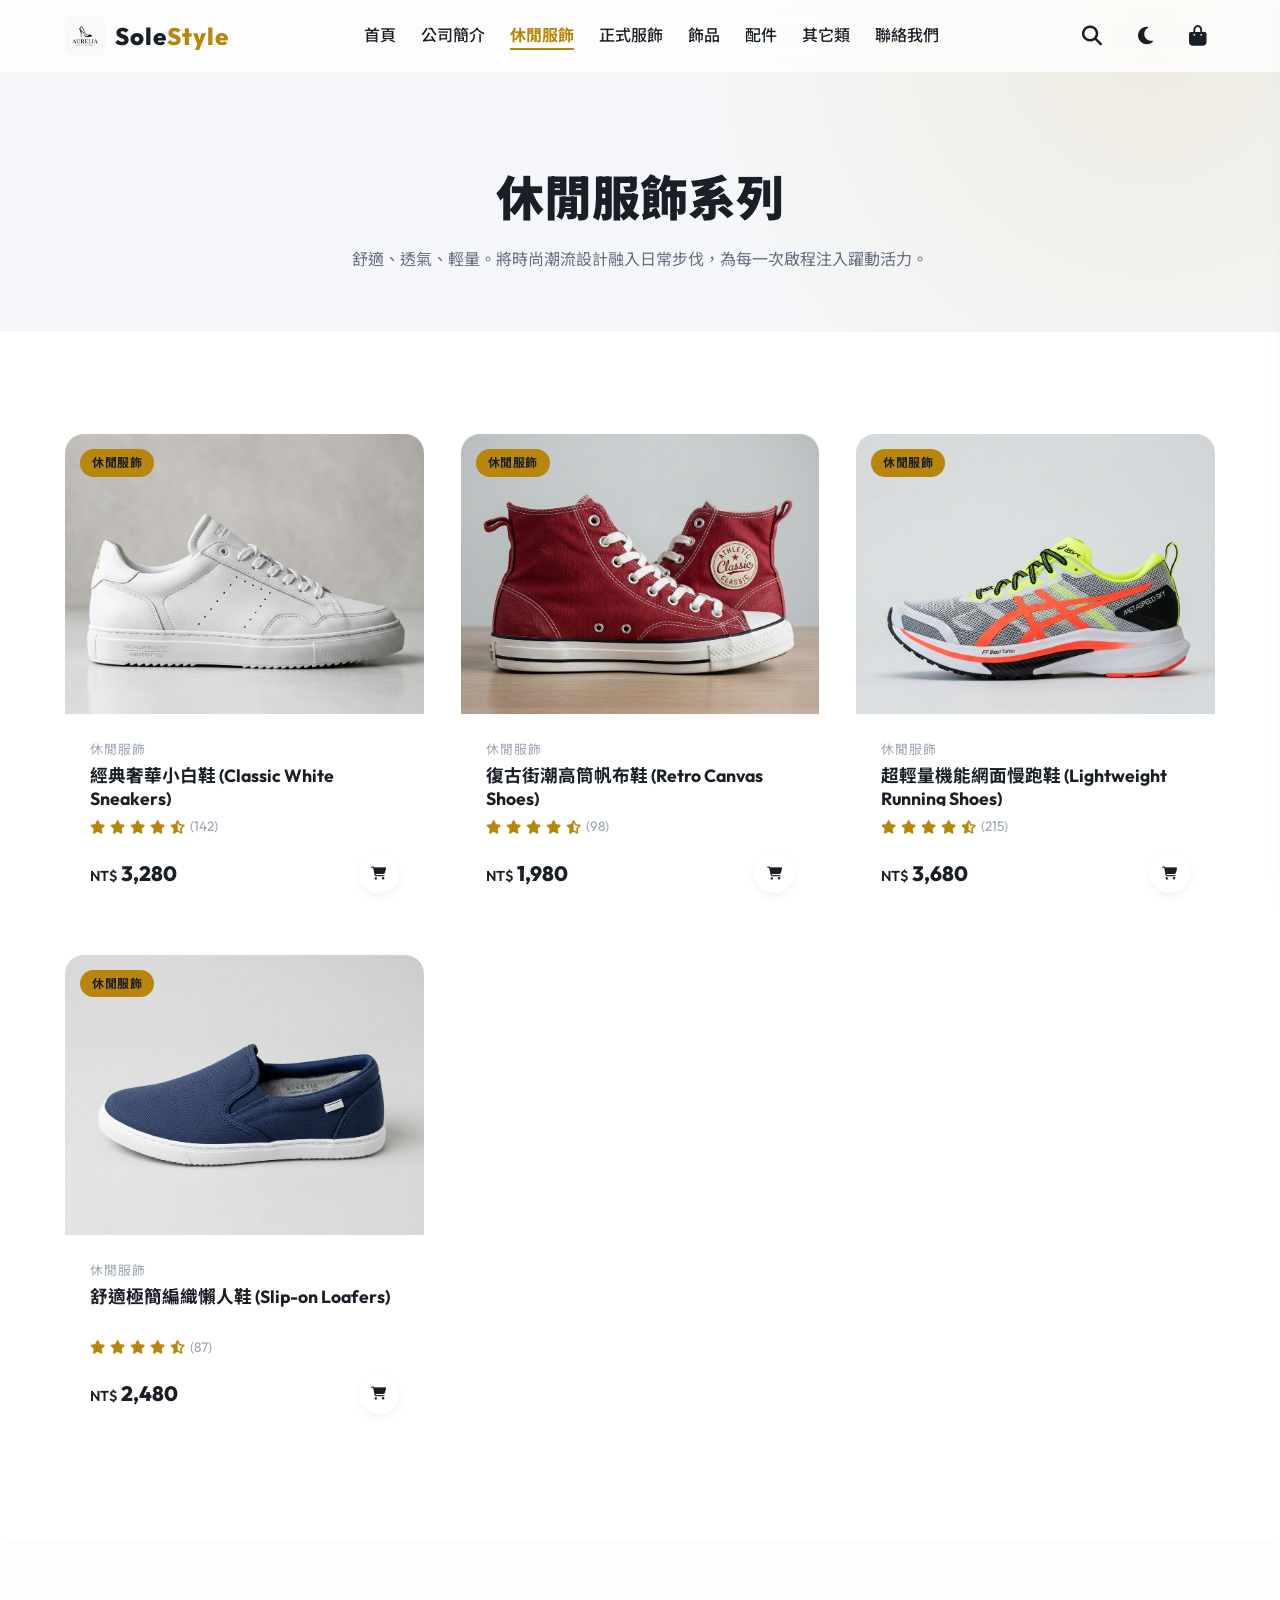
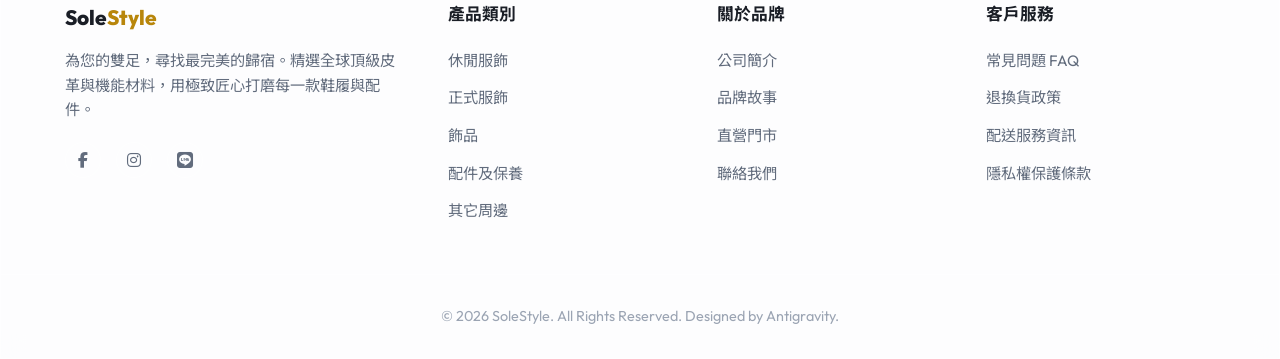
<file: casual.html>
<!DOCTYPE html>
<html lang="zh-Hant">
<head>
  <meta charset="UTF-8">
  <meta name="viewport" content="width=device-width, initial-scale=1.0">
  <title>休閒服飾 | SoleStyle 頂級鞋履美學館</title>
  <meta name="description" content="瀏覽 SoleStyle 精選休閒鞋款，包含經典小白鞋、復古高筒帆布鞋、機能慢跑鞋與編織懶人鞋。">
  <link rel="stylesheet" href="https://cdnjs.cloudflare.com/ajax/libs/font-awesome/6.4.0/css/all.min.css">
  <link rel="stylesheet" href="css/styles.css">
</head>
<body>

  <!-- Navigation Header -->
  <header class="glass-panel">
    <div class="container nav-container">
      <a href="index.html" class="logo-link">
        <img src="images/logo.png" alt="SoleStyle Logo" class="logo-img">
        <div class="logo-text">Sole<span>Style</span></div>
      </a>
      <nav>
        <ul>
          <li><a href="index.html" id="nav-index">首頁</a></li>
          <li><a href="about.html" id="nav-about">公司簡介</a></li>
          <li><a href="casual.html" class="active" id="nav-casual">休閒服飾</a></li>
          <li><a href="formal.html" id="nav-formal">正式服飾</a></li>
          <li><a href="accessories.html" id="nav-accessories">飾品</a></li>
          <li><a href="gear.html" id="nav-gear">配件</a></li>
          <li><a href="others.html" id="nav-others">其它類</a></li>
          <li><a href="contact.html" id="nav-contact">聯絡我們</a></li>
        </ul>
      </nav>
      <div class="nav-actions">
        <button class="nav-btn" id="search-btn"><i class="fas fa-search"></i></button>
        <button class="nav-btn" id="theme-toggle"><i class="fas fa-moon"></i></button>
        <div class="cart-icon-container">
          <button class="nav-btn" id="cart-btn"><i class="fas fa-shopping-bag"></i></button>
          <span class="cart-badge" id="cart-badge">0</span>
        </div>
        <button class="nav-btn mobile-toggle" id="mobile-toggle"><i class="fas fa-bars"></i></button>
      </div>
    </div>
  </header>

  <!-- Page Header -->
  <section class="page-header">
    <div class="container">
      <h1>休閒服飾系列</h1>
      <p>舒適、透氣、輕量。將時尚潮流設計融入日常步伐，為每一次啟程注入躍動活力。</p>
    </div>
  </section>

  <!-- Products Section -->
  <section class="section-padding" style="background-color: var(--bg-secondary); border-top: 1px solid var(--border-glass);">
    <div class="container">
      <div class="products-grid" id="products-grid">
        <!-- Rendered by JavaScript dynamically -->
      </div>
    </div>
  </section>

  <!-- Cart Drawer -->
  <div class="cart-drawer glass-panel" id="cart-drawer">
    <div class="cart-header">
      <h2>購物清單</h2>
      <button class="close-cart-btn" id="close-cart"><i class="fas fa-times"></i></button>
    </div>
    <div class="cart-items-container" id="cart-items">
      <!-- Items will be injected by main.js -->
    </div>
    <div class="cart-footer">
      <div class="cart-subtotal">
        <span>小計:</span>
        <span class="cart-subtotal-price" id="cart-subtotal">0</span>
      </div>
      <button class="btn btn-primary checkout-btn" id="checkout-btn">立即結帳</button>
    </div>
  </div>
  <div class="cart-overlay" id="cart-overlay"></div>

  <!-- Search Overlay -->
  <div class="search-overlay" id="search-overlay">
    <button class="search-close" id="search-close"><i class="fas fa-times"></i></button>
    <div class="search-container">
      <input type="text" placeholder="搜尋商品名稱或類別..." class="search-input" id="search-input">
      <p class="search-hint">按 Enter 開始搜尋</p>
    </div>
  </div>

  <!-- Success Notification -->
  <div class="notification success" id="notification">
    <i class="fas fa-check-circle"></i>
    <span class="notif-text">成功加入購物車</span>
  </div>

  <!-- Footer -->
  <footer class="glass-panel">
    <div class="container footer-grid">
      <div class="footer-about">
        <h3>Sole<span>Style</span></h3>
        <p>為您的雙足，尋找最完美的歸宿。精選全球頂級皮革與機能材料，用極致匠心打磨每一款鞋履與配件。</p>
        <div class="social-links">
          <a href="#" class="social-btn"><i class="fab fa-facebook-f"></i></a>
          <a href="#" class="social-btn"><i class="fab fa-instagram"></i></a>
          <a href="#" class="social-btn"><i class="fab fa-line"></i></a>
        </div>
      </div>
      <div class="footer-links">
        <h4>產品類別</h4>
        <ul>
          <li><a href="casual.html">休閒服飾</a></li>
          <li><a href="formal.html">正式服飾</a></li>
          <li><a href="accessories.html">飾品</a></li>
          <li><a href="gear.html">配件及保養</a></li>
          <li><a href="others.html">其它周邊</a></li>
        </ul>
      </div>
      <div class="footer-links">
        <h4>關於品牌</h4>
        <ul>
          <li><a href="about.html">公司簡介</a></li>
          <li><a href="about.html#brand-story">品牌故事</a></li>
          <li><a href="about.html#store-location">直營門市</a></li>
          <li><a href="contact.html">聯絡我們</a></li>
        </ul>
      </div>
      <div class="footer-links">
        <h4>客戶服務</h4>
        <ul>
          <li><a href="#">常見問題 FAQ</a></li>
          <li><a href="#">退換貨政策</a></li>
          <li><a href="#">配送服務資訊</a></li>
          <li><a href="#">隱私權保護條款</a></li>
        </ul>
      </div>
    </div>
    <div class="footer-bottom">
      <p>© 2026 SoleStyle. All Rights Reserved. Designed by Antigravity.</p>
    </div>
  </footer>

  <script src="js/products.js"></script>
  <script src="js/main.js"></script>
  <script>
    document.addEventListener('DOMContentLoaded', () => {
      const grid = document.getElementById('products-grid');
      // Filter for 'casual'
      const casualProducts = window.products.filter(p => p.category === 'casual');

      if (grid) {
        casualProducts.forEach(product => {
          const card = document.createElement('div');
          card.className = 'product-card glass-panel';
          card.innerHTML = `
            <div class="product-badge">${product.categoryName}</div>
            <div class="product-img-container" onclick="location.href='product.html?id=${product.id}'" style="cursor: pointer;">
              <img src="${product.image}" alt="${product.name}" class="product-card-img">
            </div>
            <div class="product-info">
              <span class="product-cat">${product.categoryName}</span>
              <a href="product.html?id=${product.id}" class="product-title">${product.name}</a>
              <div class="product-rating">
                <i class="fas fa-star"></i>
                <i class="fas fa-star"></i>
                <i class="fas fa-star"></i>
                <i class="fas fa-star"></i>
                <i class="fas fa-star-half-alt"></i>
                <span>(${product.reviews})</span>
              </div>
              <div class="product-footer">
                <div class="product-price">${product.price.toLocaleString()}</div>
                <button class="add-cart-btn" onclick="addToCart(${product.id}, 1, 9.5)" title="加入購物車">
                  <i class="fas fa-shopping-cart"></i>
                </button>
              </div>
            </div>
          `;
          grid.appendChild(card);
        });
      }
    });
  </script>
</body>
</html>
</file>
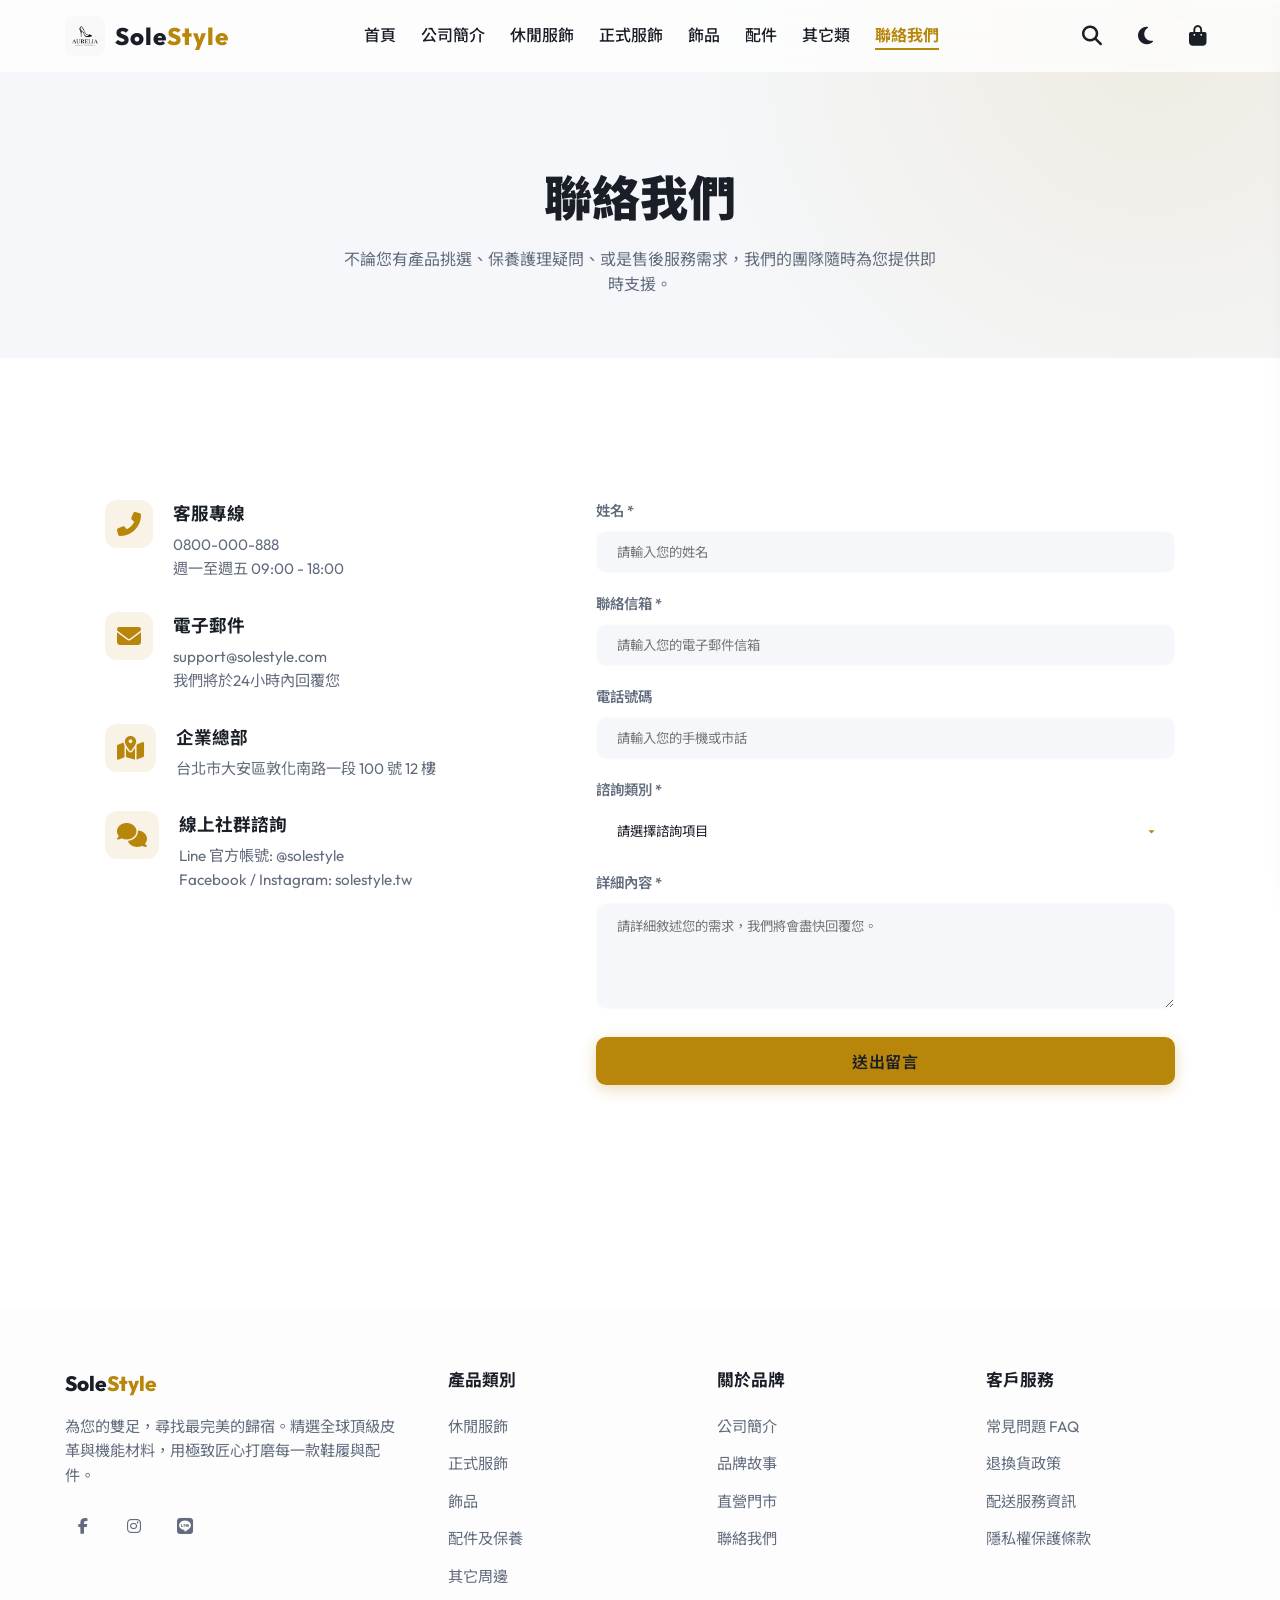
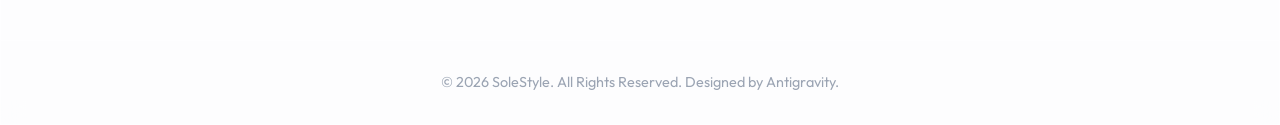
<file: contact.html>
<!DOCTYPE html>
<html lang="zh-Hant">
<head>
  <meta charset="UTF-8">
  <meta name="viewport" content="width=device-width, initial-scale=1.0">
  <title>聯絡我們 | SoleStyle 頂級鞋履美學館</title>
  <meta name="description" content="有任何關於鞋款諮詢、配件保養、或售後服務的問題？歡迎隨時與 SoleStyle 聯絡，我們將竭誠為您服務。">
  <link rel="stylesheet" href="https://cdnjs.cloudflare.com/ajax/libs/font-awesome/6.4.0/css/all.min.css">
  <link rel="stylesheet" href="css/styles.css">
</head>
<body>

  <!-- Navigation Header -->
  <header class="glass-panel">
    <div class="container nav-container">
      <a href="index.html" class="logo-link">
        <img src="images/logo.png" alt="SoleStyle Logo" class="logo-img">
        <div class="logo-text">Sole<span>Style</span></div>
      </a>
      <nav>
        <ul>
          <li><a href="index.html" id="nav-index">首頁</a></li>
          <li><a href="about.html" id="nav-about">公司簡介</a></li>
          <li><a href="casual.html" id="nav-casual">休閒服飾</a></li>
          <li><a href="formal.html" id="nav-formal">正式服飾</a></li>
          <li><a href="accessories.html" id="nav-accessories">飾品</a></li>
          <li><a href="gear.html" id="nav-gear">配件</a></li>
          <li><a href="others.html" id="nav-others">其它類</a></li>
          <li><a href="contact.html" class="active" id="nav-contact">聯絡我們</a></li>
        </ul>
      </nav>
      <div class="nav-actions">
        <button class="nav-btn" id="search-btn"><i class="fas fa-search"></i></button>
        <button class="nav-btn" id="theme-toggle"><i class="fas fa-moon"></i></button>
        <div class="cart-icon-container">
          <button class="nav-btn" id="cart-btn"><i class="fas fa-shopping-bag"></i></button>
          <span class="cart-badge" id="cart-badge">0</span>
        </div>
        <button class="nav-btn mobile-toggle" id="mobile-toggle"><i class="fas fa-bars"></i></button>
      </div>
    </div>
  </header>

  <!-- Page Header -->
  <section class="page-header">
    <div class="container">
      <h1>聯絡我們</h1>
      <p>不論您有產品挑選、保養護理疑問、或是售後服務需求，我們的團隊隨時為您提供即時支援。</p>
    </div>
  </section>

  <!-- Contact Form & Info Section -->
  <section class="section-padding" style="background-color: var(--bg-secondary); border-top: 1px solid var(--border-glass);">
    <div class="container">
      <div class="contact-grid">
        
        <!-- Info Column -->
        <div class="contact-info-panel glass-panel">
          <div class="info-item">
            <i class="fas fa-phone-alt"></i>
            <div>
              <h3>客服專線</h3>
              <p>0800-000-888</p>
              <p>週一至週五 09:00 - 18:00</p>
            </div>
          </div>
          <div class="info-item">
            <i class="fas fa-envelope"></i>
            <div>
              <h3>電子郵件</h3>
              <p>support@solestyle.com</p>
              <p>我們將於24小時內回覆您</p>
            </div>
          </div>
          <div class="info-item">
            <i class="fas fa-map-marked-alt"></i>
            <div>
              <h3>企業總部</h3>
              <p>台北市大安區敦化南路一段 100 號 12 樓</p>
            </div>
          </div>
          <div class="info-item">
            <i class="fas fa-comments"></i>
            <div>
              <h3>線上社群諮詢</h3>
              <p>Line 官方帳號: @solestyle</p>
              <p>Facebook / Instagram: solestyle.tw</p>
            </div>
          </div>
        </div>

        <!-- Form Column -->
        <div class="contact-form-panel glass-panel">
          <form id="contact-form">
            <div class="form-group">
              <label for="contact-name">姓名 *</label>
              <input type="text" id="contact-name" class="form-control" placeholder="請輸入您的姓名" required>
            </div>
            <div class="form-group">
              <label for="contact-email">聯絡信箱 *</label>
              <input type="email" id="contact-email" class="form-control" placeholder="請輸入您的電子郵件信箱" required>
            </div>
            <div class="form-group">
              <label for="contact-phone">電話號碼</label>
              <input type="tel" id="contact-phone" class="form-control" placeholder="請輸入您的手機或市話">
            </div>
            <div class="form-group">
              <label for="contact-subject">諮詢類別 *</label>
              <select id="contact-subject" class="form-control" required style="-webkit-appearance: none; background: url('data:image/svg+xml;utf8,<svg fill=%22%23b8860b%22 height=%2224%22 viewBox=%220 0 24 24%22 width=%2224%22 xmlns=%22http://www.w3.org/2000/svg%22><path d=%22M7 10l5 5 5-5z%22/><path d=%22M0 0h24v24H0z%22 fill=%22none%22/></svg>') no-repeat right 15px center; background-size: 15px;">
                <option value="" disabled selected>請選擇諮詢項目</option>
                <option value="product">鞋履選購諮詢</option>
                <option value="care">鞋子保養與防護問題</option>
                <option value="order">訂單與配送問題</option>
                <option value="cooperate">商業合作洽談</option>
                <option value="other">其他問題意見</option>
              </select>
            </div>
            <div class="form-group">
              <label for="contact-message">詳細內容 *</label>
              <textarea id="contact-message" rows="5" class="form-control" placeholder="請詳細敘述您的需求，我們將會盡快回覆您。" required></textarea>
            </div>
            <button type="submit" class="btn btn-primary" style="width: 100%; font-size: 1rem; border-radius: 10px;">送出留言</button>
          </form>
        </div>

      </div>
    </div>
  </section>

  <!-- Cart Drawer -->
  <div class="cart-drawer glass-panel" id="cart-drawer">
    <div class="cart-header">
      <h2>購物清單</h2>
      <button class="close-cart-btn" id="close-cart"><i class="fas fa-times"></i></button>
    </div>
    <div class="cart-items-container" id="cart-items">
      <!-- Items will be injected by main.js -->
    </div>
    <div class="cart-footer">
      <div class="cart-subtotal">
        <span>小計:</span>
        <span class="cart-subtotal-price" id="cart-subtotal">0</span>
      </div>
      <button class="btn btn-primary checkout-btn" id="checkout-btn">立即結帳</button>
    </div>
  </div>
  <div class="cart-overlay" id="cart-overlay"></div>

  <!-- Search Overlay -->
  <div class="search-overlay" id="search-overlay">
    <button class="search-close" id="search-close"><i class="fas fa-times"></i></button>
    <div class="search-container">
      <input type="text" placeholder="搜尋商品名稱或類別..." class="search-input" id="search-input">
      <p class="search-hint">按 Enter 開始搜尋</p>
    </div>
  </div>

  <!-- Success Notification -->
  <div class="notification success" id="notification">
    <i class="fas fa-check-circle"></i>
    <span class="notif-text">成功加入購物車</span>
  </div>

  <!-- Footer -->
  <footer class="glass-panel">
    <div class="container footer-grid">
      <div class="footer-about">
        <h3>Sole<span>Style</span></h3>
        <p>為您的雙足，尋找最完美的歸宿。精選全球頂級皮革與機能材料，用極致匠心打磨每一款鞋履與配件。</p>
        <div class="social-links">
          <a href="#" class="social-btn"><i class="fab fa-facebook-f"></i></a>
          <a href="#" class="social-btn"><i class="fab fa-instagram"></i></a>
          <a href="#" class="social-btn"><i class="fab fa-line"></i></a>
        </div>
      </div>
      <div class="footer-links">
        <h4>產品類別</h4>
        <ul>
          <li><a href="casual.html">休閒服飾</a></li>
          <li><a href="formal.html">正式服飾</a></li>
          <li><a href="accessories.html">飾品</a></li>
          <li><a href="gear.html">配件及保養</a></li>
          <li><a href="others.html">其它周邊</a></li>
        </ul>
      </div>
      <div class="footer-links">
        <h4>關於品牌</h4>
        <ul>
          <li><a href="about.html">公司簡介</a></li>
          <li><a href="about.html#brand-story">品牌故事</a></li>
          <li><a href="about.html#store-location">直營門市</a></li>
          <li><a href="contact.html">聯絡我們</a></li>
        </ul>
      </div>
      <div class="footer-links">
        <h4>客戶服務</h4>
        <ul>
          <li><a href="#">常見問題 FAQ</a></li>
          <li><a href="#">退換貨政策</a></li>
          <li><a href="#">配送服務資訊</a></li>
          <li><a href="#">隱私權保護條款</a></li>
        </ul>
      </div>
    </div>
    <div class="footer-bottom">
      <p>© 2026 SoleStyle. All Rights Reserved. Designed by Antigravity.</p>
    </div>
  </footer>

  <script src="js/products.js"></script>
  <script src="js/main.js"></script>
  <script>
    document.addEventListener('DOMContentLoaded', () => {
      const contactForm = document.getElementById('contact-form');
      if (contactForm) {
        contactForm.addEventListener('submit', (e) => {
          e.preventDefault();
          // Simulate form submission and feedback
          const name = document.getElementById('contact-name').value;
          showNotification(`感謝您，${name}！您的留言已送出，客服將儘速回覆。`);
          contactForm.reset();
        });
      }
    });
  </script>
</body>
</html>
</file>
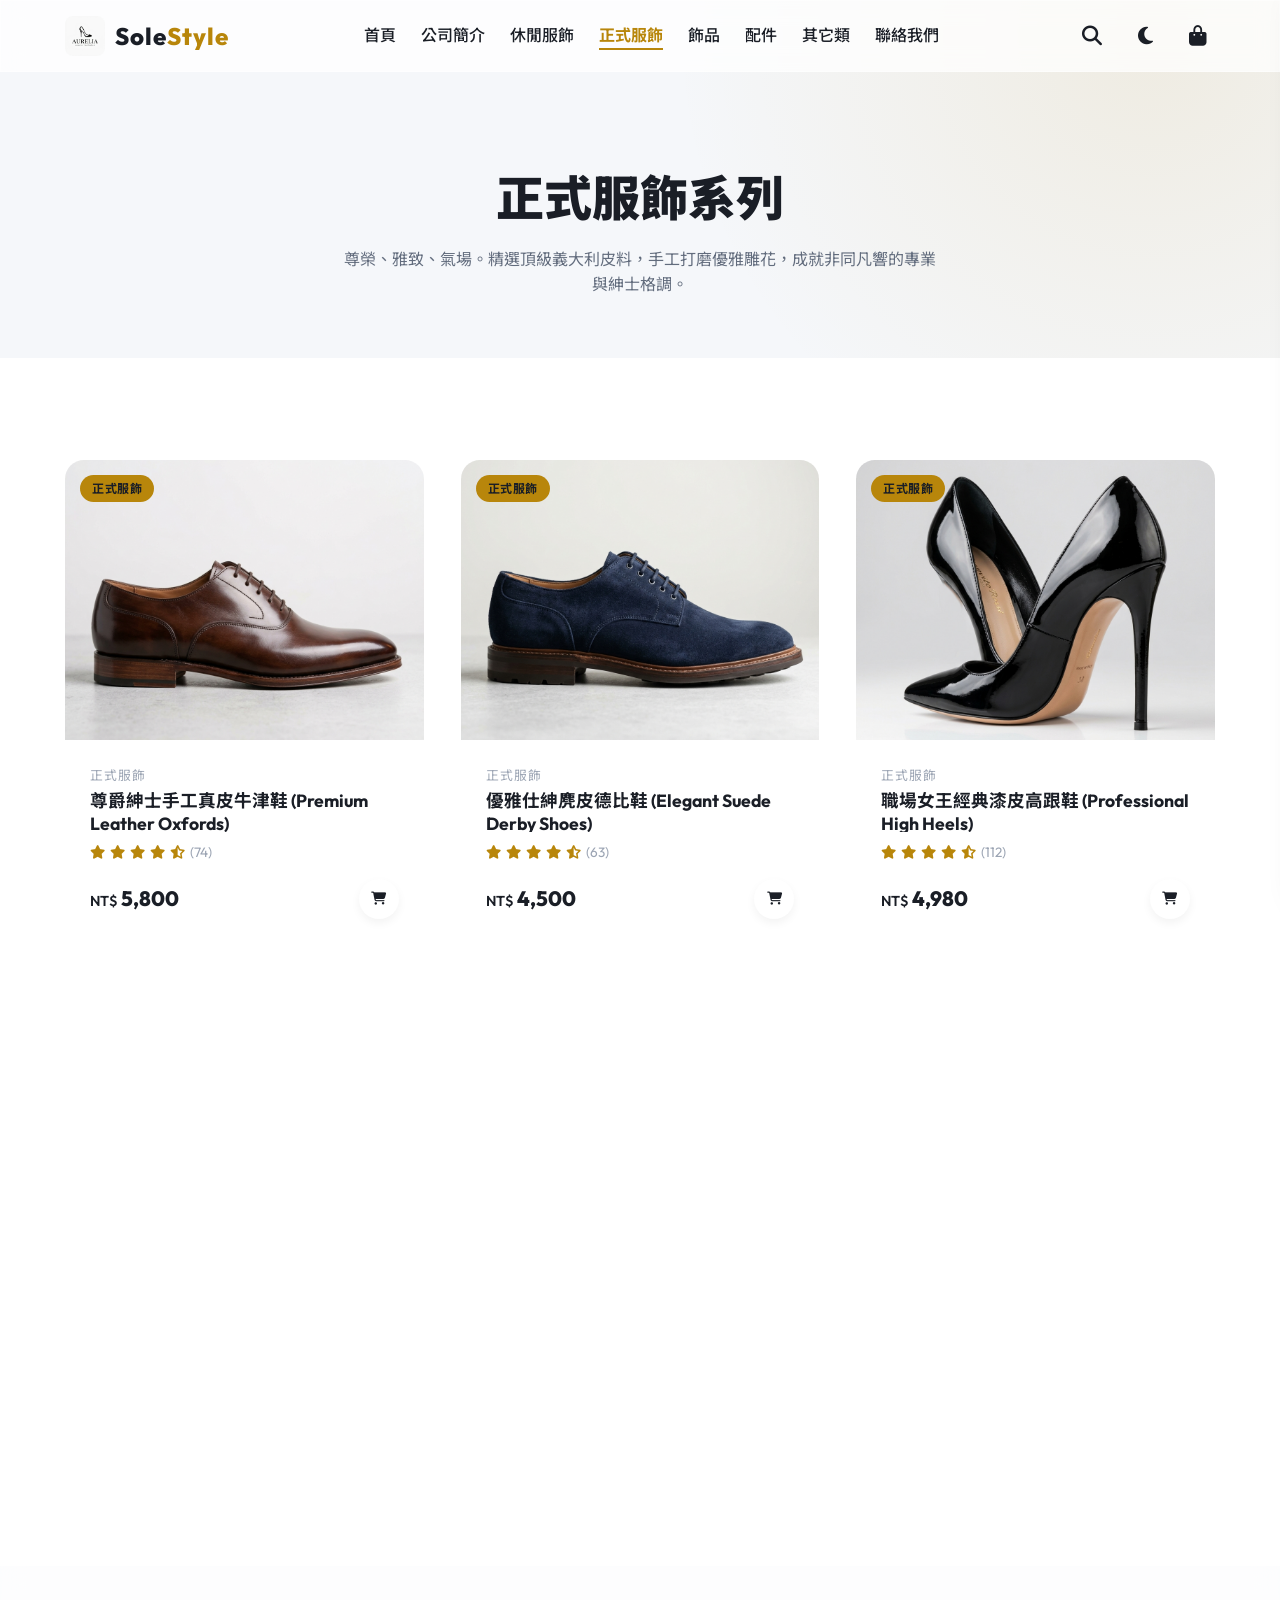
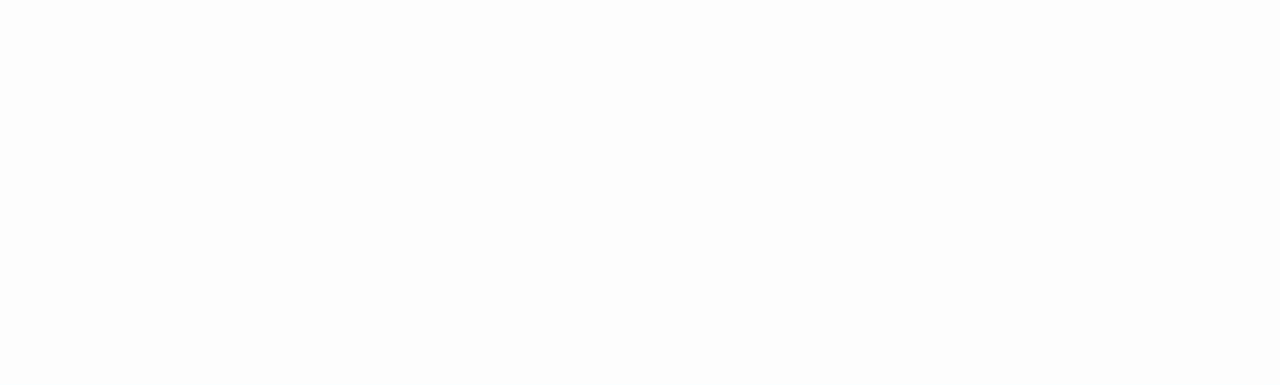
<file: formal.html>
<!DOCTYPE html>
<html lang="zh-Hant">
<head>
  <meta charset="UTF-8">
  <meta name="viewport" content="width=device-width, initial-scale=1.0">
  <title>正式服飾 | SoleStyle 頂級鞋履美學館</title>
  <meta name="description" content="瀏覽 SoleStyle 頂級皮鞋與高跟鞋系列，包含手工真皮牛津鞋、麂皮德比鞋、職場經典高跟鞋與馬銜扣樂福鞋。">
  <link rel="stylesheet" href="https://cdnjs.cloudflare.com/ajax/libs/font-awesome/6.4.0/css/all.min.css">
  <link rel="stylesheet" href="css/styles.css">
</head>
<body>

  <!-- Navigation Header -->
  <header class="glass-panel">
    <div class="container nav-container">
      <a href="index.html" class="logo-link">
        <img src="images/logo.png" alt="SoleStyle Logo" class="logo-img">
        <div class="logo-text">Sole<span>Style</span></div>
      </a>
      <nav>
        <ul>
          <li><a href="index.html" id="nav-index">首頁</a></li>
          <li><a href="about.html" id="nav-about">公司簡介</a></li>
          <li><a href="casual.html" id="nav-casual">休閒服飾</a></li>
          <li><a href="formal.html" class="active" id="nav-formal">正式服飾</a></li>
          <li><a href="accessories.html" id="nav-accessories">飾品</a></li>
          <li><a href="gear.html" id="nav-gear">配件</a></li>
          <li><a href="others.html" id="nav-others">其它類</a></li>
          <li><a href="contact.html" id="nav-contact">聯絡我們</a></li>
        </ul>
      </nav>
      <div class="nav-actions">
        <button class="nav-btn" id="search-btn"><i class="fas fa-search"></i></button>
        <button class="nav-btn" id="theme-toggle"><i class="fas fa-moon"></i></button>
        <div class="cart-icon-container">
          <button class="nav-btn" id="cart-btn"><i class="fas fa-shopping-bag"></i></button>
          <span class="cart-badge" id="cart-badge">0</span>
        </div>
        <button class="nav-btn mobile-toggle" id="mobile-toggle"><i class="fas fa-bars"></i></button>
      </div>
    </div>
  </header>

  <!-- Page Header -->
  <section class="page-header">
    <div class="container">
      <h1>正式服飾系列</h1>
      <p>尊榮、雅致、氣場。精選頂級義大利皮料，手工打磨優雅雕花，成就非同凡響的專業與紳士格調。</p>
    </div>
  </section>

  <!-- Products Section -->
  <section class="section-padding" style="background-color: var(--bg-secondary); border-top: 1px solid var(--border-glass);">
    <div class="container">
      <div class="products-grid" id="products-grid">
        <!-- Rendered by JavaScript dynamically -->
      </div>
    </div>
  </section>

  <!-- Cart Drawer -->
  <div class="cart-drawer glass-panel" id="cart-drawer">
    <div class="cart-header">
      <h2>購物清單</h2>
      <button class="close-cart-btn" id="close-cart"><i class="fas fa-times"></i></button>
    </div>
    <div class="cart-items-container" id="cart-items">
      <!-- Items will be injected by main.js -->
    </div>
    <div class="cart-footer">
      <div class="cart-subtotal">
        <span>小計:</span>
        <span class="cart-subtotal-price" id="cart-subtotal">0</span>
      </div>
      <button class="btn btn-primary checkout-btn" id="checkout-btn">立即結帳</button>
    </div>
  </div>
  <div class="cart-overlay" id="cart-overlay"></div>

  <!-- Search Overlay -->
  <div class="search-overlay" id="search-overlay">
    <button class="search-close" id="search-close"><i class="fas fa-times"></i></button>
    <div class="search-container">
      <input type="text" placeholder="搜尋商品名稱或類別..." class="search-input" id="search-input">
      <p class="search-hint">按 Enter 開始搜尋</p>
    </div>
  </div>

  <!-- Success Notification -->
  <div class="notification success" id="notification">
    <i class="fas fa-check-circle"></i>
    <span class="notif-text">成功加入購物車</span>
  </div>

  <!-- Footer -->
  <footer class="glass-panel">
    <div class="container footer-grid">
      <div class="footer-about">
        <h3>Sole<span>Style</span></h3>
        <p>為您的雙足，尋找最完美的歸宿。精選全球頂級皮革與機能材料，用極致匠心打磨每一款鞋履與配件。</p>
        <div class="social-links">
          <a href="#" class="social-btn"><i class="fab fa-facebook-f"></i></a>
          <a href="#" class="social-btn"><i class="fab fa-instagram"></i></a>
          <a href="#" class="social-btn"><i class="fab fa-line"></i></a>
        </div>
      </div>
      <div class="footer-links">
        <h4>產品類別</h4>
        <ul>
          <li><a href="casual.html">休閒服飾</a></li>
          <li><a href="formal.html">正式服飾</a></li>
          <li><a href="accessories.html">飾品</a></li>
          <li><a href="gear.html">配件及保養</a></li>
          <li><a href="others.html">其它周邊</a></li>
        </ul>
      </div>
      <div class="footer-links">
        <h4>關於品牌</h4>
        <ul>
          <li><a href="about.html">公司簡介</a></li>
          <li><a href="about.html#brand-story">品牌故事</a></li>
          <li><a href="about.html#store-location">直營門市</a></li>
          <li><a href="contact.html">聯絡我們</a></li>
        </ul>
      </div>
      <div class="footer-links">
        <h4>客戶服務</h4>
        <ul>
          <li><a href="#">常見問題 FAQ</a></li>
          <li><a href="#">退換貨政策</a></li>
          <li><a href="#">配送服務資訊</a></li>
          <li><a href="#">隱私權保護條款</a></li>
        </ul>
      </div>
    </div>
    <div class="footer-bottom">
      <p>© 2026 SoleStyle. All Rights Reserved. Designed by Antigravity.</p>
    </div>
  </footer>

  <script src="js/products.js"></script>
  <script src="js/main.js"></script>
  <script>
    document.addEventListener('DOMContentLoaded', () => {
      const grid = document.getElementById('products-grid');
      // Filter for 'formal'
      const formalProducts = window.products.filter(p => p.category === 'formal');

      if (grid) {
        formalProducts.forEach(product => {
          const card = document.createElement('div');
          card.className = 'product-card glass-panel';
          card.innerHTML = `
            <div class="product-badge">${product.categoryName}</div>
            <div class="product-img-container" onclick="location.href='product.html?id=${product.id}'" style="cursor: pointer;">
              <img src="${product.image}" alt="${product.name}" class="product-card-img">
            </div>
            <div class="product-info">
              <span class="product-cat">${product.categoryName}</span>
              <a href="product.html?id=${product.id}" class="product-title">${product.name}</a>
              <div class="product-rating">
                <i class="fas fa-star"></i>
                <i class="fas fa-star"></i>
                <i class="fas fa-star"></i>
                <i class="fas fa-star"></i>
                <i class="fas fa-star-half-alt"></i>
                <span>(${product.reviews})</span>
              </div>
              <div class="product-footer">
                <div class="product-price">${product.price.toLocaleString()}</div>
                <button class="add-cart-btn" onclick="addToCart(${product.id}, 1, 9.5)" title="加入購物車">
                  <i class="fas fa-shopping-cart"></i>
                </button>
              </div>
            </div>
          `;
          grid.appendChild(card);
        });
      }
    });
  </script>
</body>
</html>
</file>
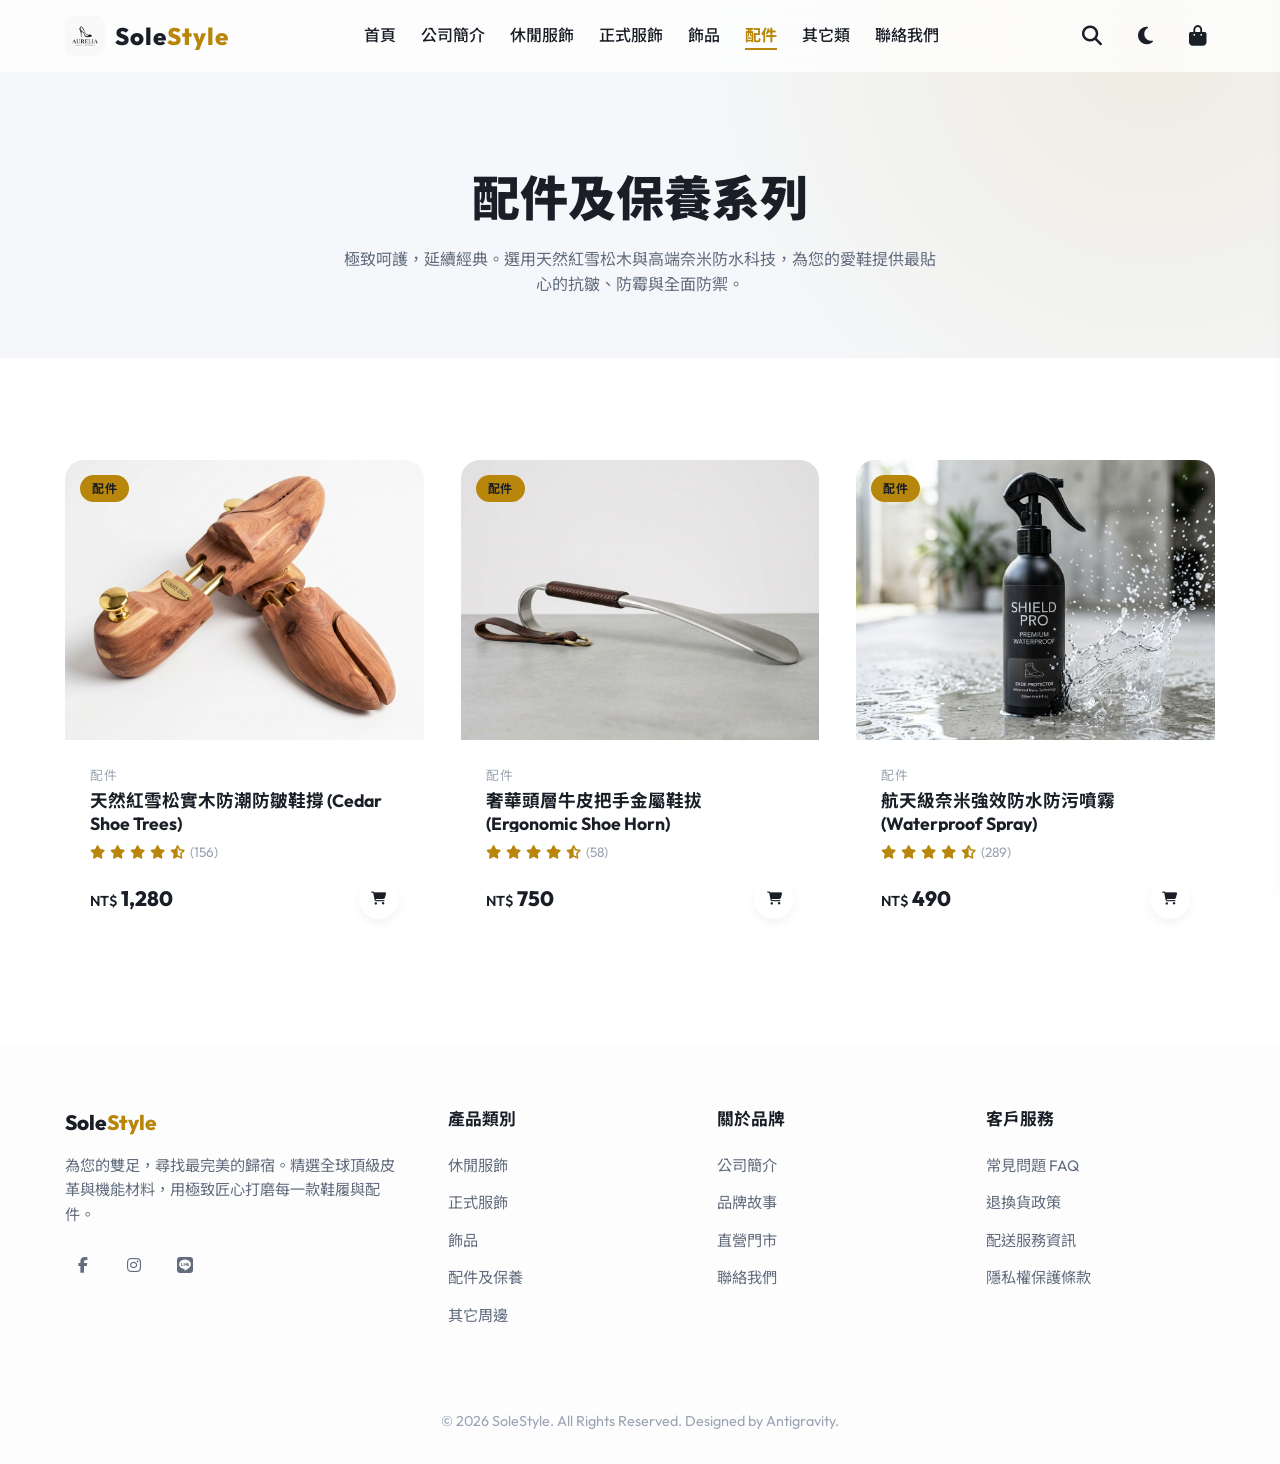
<file: gear.html>
<!DOCTYPE html>
<html lang="zh-Hant">
<head>
  <meta charset="UTF-8">
  <meta name="viewport" content="width=device-width, initial-scale=1.0">
  <title>配件 | SoleStyle 頂級鞋履美學館</title>
  <meta name="description" content="瀏覽 SoleStyle 頂級鞋類配件與保養防護系列，包含紅雪松木鞋撐、皮革手把金屬鞋拔、與奈米強效防水防污噴霧。">
  <link rel="stylesheet" href="https://cdnjs.cloudflare.com/ajax/libs/font-awesome/6.4.0/css/all.min.css">
  <link rel="stylesheet" href="css/styles.css">
</head>
<body>

  <!-- Navigation Header -->
  <header class="glass-panel">
    <div class="container nav-container">
      <a href="index.html" class="logo-link">
        <img src="images/logo.png" alt="SoleStyle Logo" class="logo-img">
        <div class="logo-text">Sole<span>Style</span></div>
      </a>
      <nav>
        <ul>
          <li><a href="index.html" id="nav-index">首頁</a></li>
          <li><a href="about.html" id="nav-about">公司簡介</a></li>
          <li><a href="casual.html" id="nav-casual">休閒服飾</a></li>
          <li><a href="formal.html" id="nav-formal">正式服飾</a></li>
          <li><a href="accessories.html" id="nav-accessories">飾品</a></li>
          <li><a href="gear.html" class="active" id="nav-gear">配件</a></li>
          <li><a href="others.html" id="nav-others">其它類</a></li>
          <li><a href="contact.html" id="nav-contact">聯絡我們</a></li>
        </ul>
      </nav>
      <div class="nav-actions">
        <button class="nav-btn" id="search-btn"><i class="fas fa-search"></i></button>
        <button class="nav-btn" id="theme-toggle"><i class="fas fa-moon"></i></button>
        <div class="cart-icon-container">
          <button class="nav-btn" id="cart-btn"><i class="fas fa-shopping-bag"></i></button>
          <span class="cart-badge" id="cart-badge">0</span>
        </div>
        <button class="nav-btn mobile-toggle" id="mobile-toggle"><i class="fas fa-bars"></i></button>
      </div>
    </div>
  </header>

  <!-- Page Header -->
  <section class="page-header">
    <div class="container">
      <h1>配件及保養系列</h1>
      <p>極致呵護，延續經典。選用天然紅雪松木與高端奈米防水科技，為您的愛鞋提供最貼心的抗皺、防霉與全面防禦。</p>
    </div>
  </section>

  <!-- Products Section -->
  <section class="section-padding" style="background-color: var(--bg-secondary); border-top: 1px solid var(--border-glass);">
    <div class="container">
      <div class="products-grid" id="products-grid">
        <!-- Rendered by JavaScript dynamically -->
      </div>
    </div>
  </section>

  <!-- Cart Drawer -->
  <div class="cart-drawer glass-panel" id="cart-drawer">
    <div class="cart-header">
      <h2>購物清單</h2>
      <button class="close-cart-btn" id="close-cart"><i class="fas fa-times"></i></button>
    </div>
    <div class="cart-items-container" id="cart-items">
      <!-- Items will be injected by main.js -->
    </div>
    <div class="cart-footer">
      <div class="cart-subtotal">
        <span>小計:</span>
        <span class="cart-subtotal-price" id="cart-subtotal">0</span>
      </div>
      <button class="btn btn-primary checkout-btn" id="checkout-btn">立即結帳</button>
    </div>
  </div>
  <div class="cart-overlay" id="cart-overlay"></div>

  <!-- Search Overlay -->
  <div class="search-overlay" id="search-overlay">
    <button class="search-close" id="search-close"><i class="fas fa-times"></i></button>
    <div class="search-container">
      <input type="text" placeholder="搜尋商品名稱或類別..." class="search-input" id="search-input">
      <p class="search-hint">按 Enter 開始搜尋</p>
    </div>
  </div>

  <!-- Success Notification -->
  <div class="notification success" id="notification">
    <i class="fas fa-check-circle"></i>
    <span class="notif-text">成功加入購物車</span>
  </div>

  <!-- Footer -->
  <footer class="glass-panel">
    <div class="container footer-grid">
      <div class="footer-about">
        <h3>Sole<span>Style</span></h3>
        <p>為您的雙足，尋找最完美的歸宿。精選全球頂級皮革與機能材料，用極致匠心打磨每一款鞋履與配件。</p>
        <div class="social-links">
          <a href="#" class="social-btn"><i class="fab fa-facebook-f"></i></a>
          <a href="#" class="social-btn"><i class="fab fa-instagram"></i></a>
          <a href="#" class="social-btn"><i class="fab fa-line"></i></a>
        </div>
      </div>
      <div class="footer-links">
        <h4>產品類別</h4>
        <ul>
          <li><a href="casual.html">休閒服飾</a></li>
          <li><a href="formal.html">正式服飾</a></li>
          <li><a href="accessories.html">飾品</a></li>
          <li><a href="gear.html">配件及保養</a></li>
          <li><a href="others.html">其它周邊</a></li>
        </ul>
      </div>
      <div class="footer-links">
        <h4>關於品牌</h4>
        <ul>
          <li><a href="about.html">公司簡介</a></li>
          <li><a href="about.html#brand-story">品牌故事</a></li>
          <li><a href="about.html#store-location">直營門市</a></li>
          <li><a href="contact.html">聯絡我們</a></li>
        </ul>
      </div>
      <div class="footer-links">
        <h4>客戶服務</h4>
        <ul>
          <li><a href="#">常見問題 FAQ</a></li>
          <li><a href="#">退換貨政策</a></li>
          <li><a href="#">配送服務資訊</a></li>
          <li><a href="#">隱私權保護條款</a></li>
        </ul>
      </div>
    </div>
    <div class="footer-bottom">
      <p>© 2026 SoleStyle. All Rights Reserved. Designed by Antigravity.</p>
    </div>
  </footer>

  <script src="js/products.js"></script>
  <script src="js/main.js"></script>
  <script>
    document.addEventListener('DOMContentLoaded', () => {
      const grid = document.getElementById('products-grid');
      // Filter for 'gear'
      const gearProducts = window.products.filter(p => p.category === 'gear');

      if (grid) {
        gearProducts.forEach(product => {
          const card = document.createElement('div');
          card.className = 'product-card glass-panel';
          card.innerHTML = `
            <div class="product-badge">${product.categoryName}</div>
            <div class="product-img-container" onclick="location.href='product.html?id=${product.id}'" style="cursor: pointer;">
              <img src="${product.image}" alt="${product.name}" class="product-card-img">
            </div>
            <div class="product-info">
              <span class="product-cat">${product.categoryName}</span>
              <a href="product.html?id=${product.id}" class="product-title">${product.name}</a>
              <div class="product-rating">
                <i class="fas fa-star"></i>
                <i class="fas fa-star"></i>
                <i class="fas fa-star"></i>
                <i class="fas fa-star"></i>
                <i class="fas fa-star-half-alt"></i>
                <span>(${product.reviews})</span>
              </div>
              <div class="product-footer">
                <div class="product-price">${product.price.toLocaleString()}</div>
                <button class="add-cart-btn" onclick="addToCart(${product.id}, 1, null)" title="加入購物車">
                  <i class="fas fa-shopping-cart"></i>
                </button>
              </div>
            </div>
          `;
          grid.appendChild(card);
        });
      }
    });
  </script>
</body>
</html>
</file>
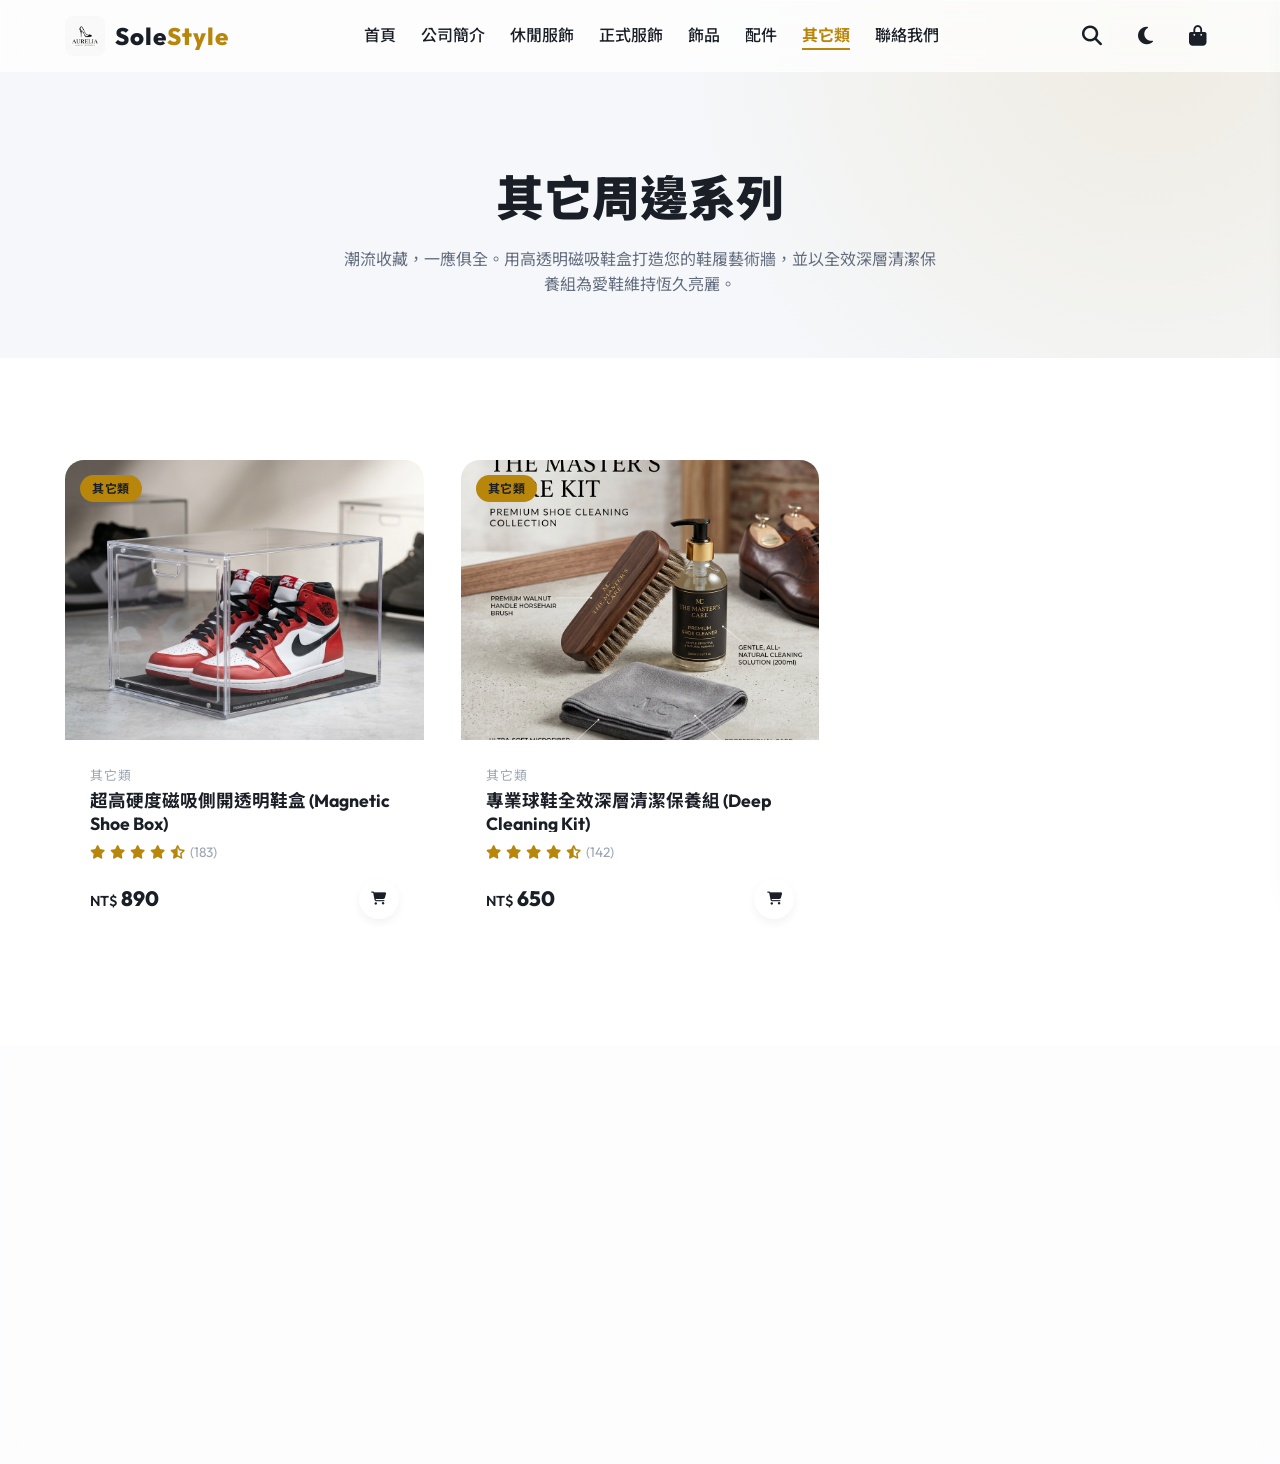
<file: others.html>
<!DOCTYPE html>
<html lang="zh-Hant">
<head>
  <meta charset="UTF-8">
  <meta name="viewport" content="width=device-width, initial-scale=1.0">
  <title>其它類 | SoleStyle 頂級鞋履美學館</title>
  <meta name="description" content="瀏覽 SoleStyle 其它類鞋履周邊商品，包含高透明防塵磁吸側開鞋盒、球鞋保養刷洗組等商品。">
  <link rel="stylesheet" href="https://cdnjs.cloudflare.com/ajax/libs/font-awesome/6.4.0/css/all.min.css">
  <link rel="stylesheet" href="css/styles.css">
</head>
<body>

  <!-- Navigation Header -->
  <header class="glass-panel">
    <div class="container nav-container">
      <a href="index.html" class="logo-link">
        <img src="images/logo.png" alt="SoleStyle Logo" class="logo-img">
        <div class="logo-text">Sole<span>Style</span></div>
      </a>
      <nav>
        <ul>
          <li><a href="index.html" id="nav-index">首頁</a></li>
          <li><a href="about.html" id="nav-about">公司簡介</a></li>
          <li><a href="casual.html" id="nav-casual">休閒服飾</a></li>
          <li><a href="formal.html" id="nav-formal">正式服飾</a></li>
          <li><a href="accessories.html" id="nav-accessories">飾品</a></li>
          <li><a href="gear.html" id="nav-gear">配件</a></li>
          <li><a href="others.html" class="active" id="nav-others">其它類</a></li>
          <li><a href="contact.html" id="nav-contact">聯絡我們</a></li>
        </ul>
      </nav>
      <div class="nav-actions">
        <button class="nav-btn" id="search-btn"><i class="fas fa-search"></i></button>
        <button class="nav-btn" id="theme-toggle"><i class="fas fa-moon"></i></button>
        <div class="cart-icon-container">
          <button class="nav-btn" id="cart-btn"><i class="fas fa-shopping-bag"></i></button>
          <span class="cart-badge" id="cart-badge">0</span>
        </div>
        <button class="nav-btn mobile-toggle" id="mobile-toggle"><i class="fas fa-bars"></i></button>
      </div>
    </div>
  </header>

  <!-- Page Header -->
  <section class="page-header">
    <div class="container">
      <h1>其它周邊系列</h1>
      <p>潮流收藏，一應俱全。用高透明磁吸鞋盒打造您的鞋履藝術牆，並以全效深層清潔保養組為愛鞋維持恆久亮麗。</p>
    </div>
  </section>

  <!-- Products Section -->
  <section class="section-padding" style="background-color: var(--bg-secondary); border-top: 1px solid var(--border-glass);">
    <div class="container">
      <div class="products-grid" id="products-grid">
        <!-- Rendered by JavaScript dynamically -->
      </div>
    </div>
  </section>

  <!-- Cart Drawer -->
  <div class="cart-drawer glass-panel" id="cart-drawer">
    <div class="cart-header">
      <h2>購物清單</h2>
      <button class="close-cart-btn" id="close-cart"><i class="fas fa-times"></i></button>
    </div>
    <div class="cart-items-container" id="cart-items">
      <!-- Items will be injected by main.js -->
    </div>
    <div class="cart-footer">
      <div class="cart-subtotal">
        <span>小計:</span>
        <span class="cart-subtotal-price" id="cart-subtotal">0</span>
      </div>
      <button class="btn btn-primary checkout-btn" id="checkout-btn">立即結帳</button>
    </div>
  </div>
  <div class="cart-overlay" id="cart-overlay"></div>

  <!-- Search Overlay -->
  <div class="search-overlay" id="search-overlay">
    <button class="search-close" id="search-close"><i class="fas fa-times"></i></button>
    <div class="search-container">
      <input type="text" placeholder="搜尋商品名稱或類別..." class="search-input" id="search-input">
      <p class="search-hint">按 Enter 開始搜尋</p>
    </div>
  </div>

  <!-- Success Notification -->
  <div class="notification success" id="notification">
    <i class="fas fa-check-circle"></i>
    <span class="notif-text">成功加入購物車</span>
  </div>

  <!-- Footer -->
  <footer class="glass-panel">
    <div class="container footer-grid">
      <div class="footer-about">
        <h3>Sole<span>Style</span></h3>
        <p>為您的雙足，尋找最完美的歸宿。精選全球頂級皮革與機能材料，用極致匠心打磨每一款鞋履與配件。</p>
        <div class="social-links">
          <a href="#" class="social-btn"><i class="fab fa-facebook-f"></i></a>
          <a href="#" class="social-btn"><i class="fab fa-instagram"></i></a>
          <a href="#" class="social-btn"><i class="fab fa-line"></i></a>
        </div>
      </div>
      <div class="footer-links">
        <h4>產品類別</h4>
        <ul>
          <li><a href="casual.html">休閒服飾</a></li>
          <li><a href="formal.html">正式服飾</a></li>
          <li><a href="accessories.html">飾品</a></li>
          <li><a href="gear.html">配件及保養</a></li>
          <li><a href="others.html">其它周邊</a></li>
        </ul>
      </div>
      <div class="footer-links">
        <h4>關於品牌</h4>
        <ul>
          <li><a href="about.html">公司簡介</a></li>
          <li><a href="about.html#brand-story">品牌故事</a></li>
          <li><a href="about.html#store-location">直營門市</a></li>
          <li><a href="contact.html">聯絡我們</a></li>
        </ul>
      </div>
      <div class="footer-links">
        <h4>客戶服務</h4>
        <ul>
          <li><a href="#">常見問題 FAQ</a></li>
          <li><a href="#">退換貨政策</a></li>
          <li><a href="#">配送服務資訊</a></li>
          <li><a href="#">隱私權保護條款</a></li>
        </ul>
      </div>
    </div>
    <div class="footer-bottom">
      <p>© 2026 SoleStyle. All Rights Reserved. Designed by Antigravity.</p>
    </div>
  </footer>

  <script src="js/products.js"></script>
  <script src="js/main.js"></script>
  <script>
    document.addEventListener('DOMContentLoaded', () => {
      const grid = document.getElementById('products-grid');
      // Filter for 'others'
      const otherProducts = window.products.filter(p => p.category === 'others');

      if (grid) {
        otherProducts.forEach(product => {
          const card = document.createElement('div');
          card.className = 'product-card glass-panel';
          card.innerHTML = `
            <div class="product-badge">${product.categoryName}</div>
            <div class="product-img-container" onclick="location.href='product.html?id=${product.id}'" style="cursor: pointer;">
              <img src="${product.image}" alt="${product.name}" class="product-card-img">
            </div>
            <div class="product-info">
              <span class="product-cat">${product.categoryName}</span>
              <a href="product.html?id=${product.id}" class="product-title">${product.name}</a>
              <div class="product-rating">
                <i class="fas fa-star"></i>
                <i class="fas fa-star"></i>
                <i class="fas fa-star"></i>
                <i class="fas fa-star"></i>
                <i class="fas fa-star-half-alt"></i>
                <span>(${product.reviews})</span>
              </div>
              <div class="product-footer">
                <div class="product-price">${product.price.toLocaleString()}</div>
                <button class="add-cart-btn" onclick="addToCart(${product.id}, 1, null)" title="加入購物車">
                  <i class="fas fa-shopping-cart"></i>
                </button>
              </div>
            </div>
          `;
          grid.appendChild(card);
        });
      }
    });
  </script>
</body>
</html>
</file>
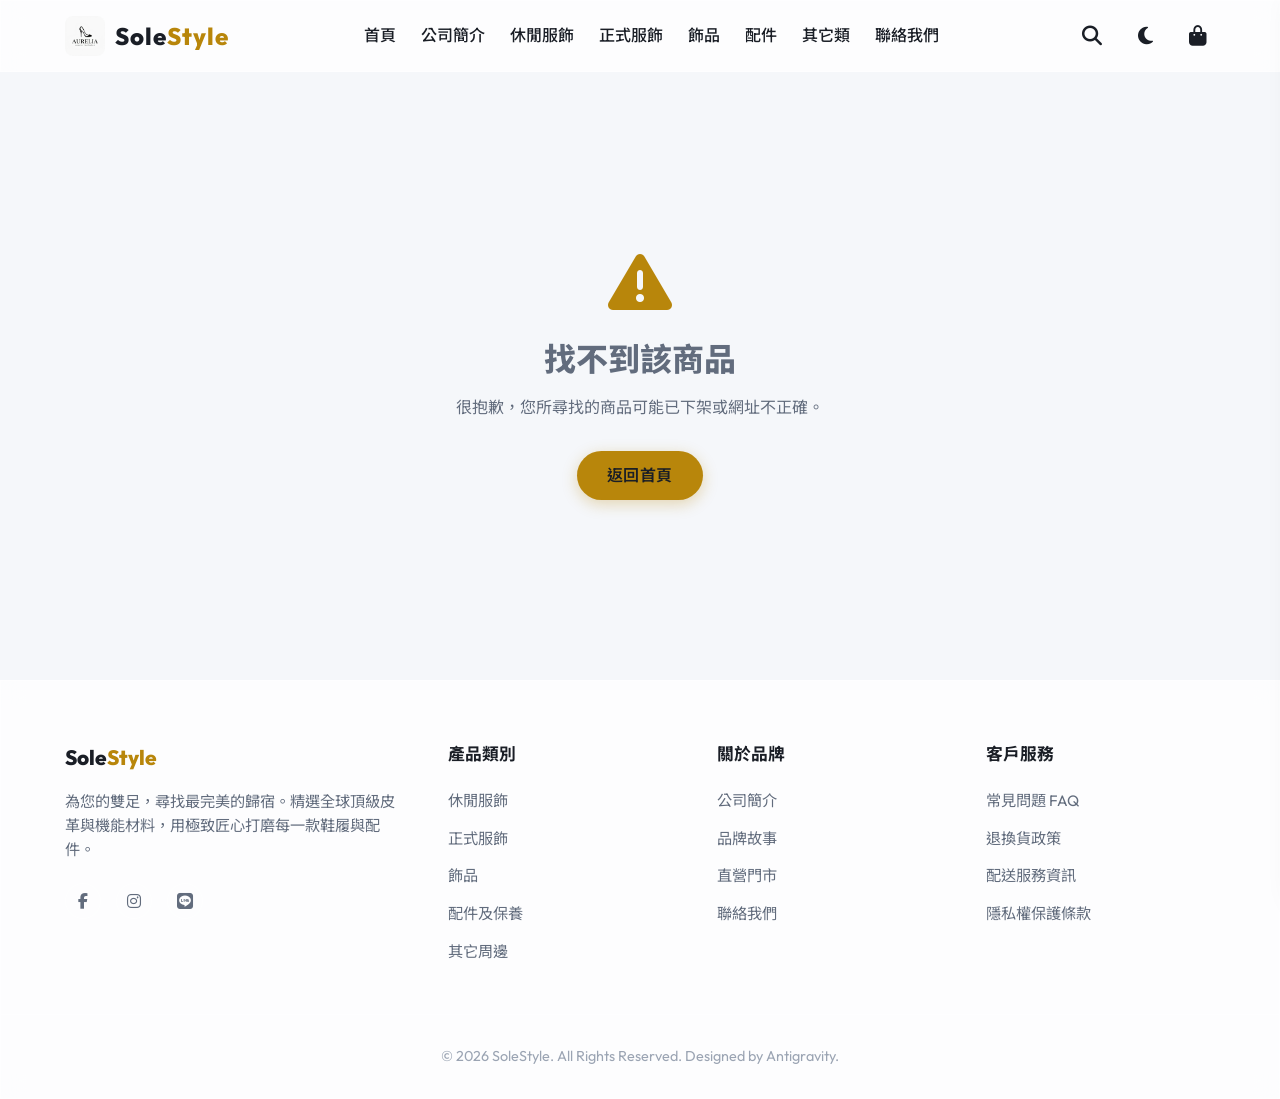
<file: product.html>
<!DOCTYPE html>
<html lang="zh-Hant">
<head>
  <meta charset="UTF-8">
  <meta name="viewport" content="width=device-width, initial-scale=1.0">
  <title>產品詳細資訊 | SoleStyle 頂級鞋履美學館</title>
  <meta name="description" content="SoleStyle 熱門產品詳細介紹。高品質面料、舒適與時尚的完美結合，歡迎線上選購。">
  <link rel="stylesheet" href="https://cdnjs.cloudflare.com/ajax/libs/font-awesome/6.4.0/css/all.min.css">
  <link rel="stylesheet" href="css/styles.css">
</head>
<body>

  <!-- Navigation Header -->
  <header class="glass-panel">
    <div class="container nav-container">
      <a href="index.html" class="logo-link">
        <img src="images/logo.png" alt="SoleStyle Logo" class="logo-img">
        <div class="logo-text">Sole<span>Style</span></div>
      </a>
      <nav>
        <ul>
          <li><a href="index.html" id="nav-index">首頁</a></li>
          <li><a href="about.html" id="nav-about">公司簡介</a></li>
          <li><a href="casual.html" id="nav-casual">休閒服飾</a></li>
          <li><a href="formal.html" id="nav-formal">正式服飾</a></li>
          <li><a href="accessories.html" id="nav-accessories">飾品</a></li>
          <li><a href="gear.html" id="nav-gear">配件</a></li>
          <li><a href="others.html" id="nav-others">其它類</a></li>
          <li><a href="contact.html" id="nav-contact">聯絡我們</a></li>
        </ul>
      </nav>
      <div class="nav-actions">
        <button class="nav-btn" id="search-btn"><i class="fas fa-search"></i></button>
        <button class="nav-btn" id="theme-toggle"><i class="fas fa-moon"></i></button>
        <div class="cart-icon-container">
          <button class="nav-btn" id="cart-btn"><i class="fas fa-shopping-bag"></i></button>
          <span class="cart-badge" id="cart-badge">0</span>
        </div>
        <button class="nav-btn mobile-toggle" id="mobile-toggle"><i class="fas fa-bars"></i></button>
      </div>
    </div>
  </header>

  <!-- Product Detail Content -->
  <main class="container">
    <div class="detail-grid" id="product-detail-container">
      <!-- Injected by JavaScript dynamically -->
    </div>
  </main>

  <!-- Cart Drawer -->
  <div class="cart-drawer glass-panel" id="cart-drawer">
    <div class="cart-header">
      <h2>購物清單</h2>
      <button class="close-cart-btn" id="close-cart"><i class="fas fa-times"></i></button>
    </div>
    <div class="cart-items-container" id="cart-items">
      <!-- Items will be injected by main.js -->
    </div>
    <div class="cart-footer">
      <div class="cart-subtotal">
        <span>小計:</span>
        <span class="cart-subtotal-price" id="cart-subtotal">0</span>
      </div>
      <button class="btn btn-primary checkout-btn" id="checkout-btn">立即結帳</button>
    </div>
  </div>
  <div class="cart-overlay" id="cart-overlay"></div>

  <!-- Search Overlay -->
  <div class="search-overlay" id="search-overlay">
    <button class="search-close" id="search-close"><i class="fas fa-times"></i></button>
    <div class="search-container">
      <input type="text" placeholder="搜尋商品名稱或類別..." class="search-input" id="search-input">
      <p class="search-hint">按 Enter 開始搜尋</p>
    </div>
  </div>

  <!-- Success Notification -->
  <div class="notification success" id="notification">
    <i class="fas fa-check-circle"></i>
    <span class="notif-text">成功加入購物車</span>
  </div>

  <!-- Footer -->
  <footer class="glass-panel">
    <div class="container footer-grid">
      <div class="footer-about">
        <h3>Sole<span>Style</span></h3>
        <p>為您的雙足，尋找最完美的歸宿。精選全球頂級皮革與機能材料，用極致匠心打磨每一款鞋履與配件。</p>
        <div class="social-links">
          <a href="#" class="social-btn"><i class="fab fa-facebook-f"></i></a>
          <a href="#" class="social-btn"><i class="fab fa-instagram"></i></a>
          <a href="#" class="social-btn"><i class="fab fa-line"></i></a>
        </div>
      </div>
      <div class="footer-links">
        <h4>產品類別</h4>
        <ul>
          <li><a href="casual.html">休閒服飾</a></li>
          <li><a href="formal.html">正式服飾</a></li>
          <li><a href="accessories.html">飾品</a></li>
          <li><a href="gear.html">配件及保養</a></li>
          <li><a href="others.html">其它周邊</a></li>
        </ul>
      </div>
      <div class="footer-links">
        <h4>關於品牌</h4>
        <ul>
          <li><a href="about.html">公司簡介</a></li>
          <li><a href="about.html#brand-story">品牌故事</a></li>
          <li><a href="about.html#store-location">直營門市</a></li>
          <li><a href="contact.html">聯絡我們</a></li>
        </ul>
      </div>
      <div class="footer-links">
        <h4>客戶服務</h4>
        <ul>
          <li><a href="#">常見問題 FAQ</a></li>
          <li><a href="#">退換貨政策</a></li>
          <li><a href="#">配送服務資訊</a></li>
          <li><a href="#">隱私權保護條款</a></li>
        </ul>
      </div>
    </div>
    <div class="footer-bottom">
      <p>© 2026 SoleStyle. All Rights Reserved. Designed by Antigravity.</p>
    </div>
  </footer>

  <script src="js/products.js"></script>
  <script src="js/main.js"></script>
  <script>
    document.addEventListener('DOMContentLoaded', () => {
      // Get URL parameters
      const urlParams = new URLSearchParams(window.location.search);
      const productId = parseInt(urlParams.get('id'));

      const container = document.getElementById('product-detail-container');

      // Find product
      const product = window.products.find(p => p.id === productId);

      if (!product) {
        // Show error message if not found
        if (container) {
          container.innerHTML = `
            <div style="grid-column: 1/-1; text-align: center; padding: 100px 20px; color: var(--text-secondary);">
              <i class="fas fa-exclamation-triangle" style="font-size: 4rem; margin-bottom: 20px; color: var(--color-accent);"></i>
              <h2 style="font-size: 2rem; font-weight: 800; margin-bottom: 10px;">找不到該商品</h2>
              <p style="margin-bottom: 30px;">很抱歉，您所尋找的商品可能已下架或網址不正確。</p>
              <a href="index.html" class="btn btn-primary">返回首頁</a>
            </div>
          `;
        }
        return;
      }

      // Update Page Title
      document.title = `${product.name} | SoleStyle 頂級鞋履美學館`;

      // Active state in Nav Menu
      const navItem = document.getElementById(`nav-${product.category}`);
      if (navItem) navItem.classList.add('active');

      // Build size options if category is casual or formal (shoes)
      const isShoes = product.category === 'casual' || product.category === 'formal';
      let sizeSelectorHTML = '';
      let selectedSize = null;

      if (isShoes) {
        selectedSize = "9.5"; // Default selection
        sizeSelectorHTML = `
          <div class="option-group">
            <div class="option-title">選擇尺寸 (US 男碼/女碼)</div>
            <div class="size-selector">
              <button class="size-btn" data-size="8">8</button>
              <button class="size-btn" data-size="8.5">8.5</button>
              <button class="size-btn" data-size="9">9</button>
              <button class="size-btn active" data-size="9.5">9.5</button>
              <button class="size-btn" data-size="10">10</button>
              <button class="size-btn" data-size="10.5">10.5</button>
              <button class="size-btn" data-size="11">11</button>
            </div>
          </div>
        `;
      }

      // Build features list
      let featuresHTML = '';
      if (product.features && product.features.length > 0) {
        featuresHTML = `
          <div class="detail-features glass-panel">
            <h3>商品特色</h3>
            <ul class="features-list">
              ${product.features.map(f => `<li>${f}</li>`).join('')}
            </ul>
          </div>
        `;
      }

      // Render Page Content
      container.innerHTML = `
        <!-- Left Image Column -->
        <div class="detail-img-container glass-panel">
          <img src="${product.image}" alt="${product.name}" class="detail-img">
        </div>
        
        <!-- Right Info Column -->
        <div class="detail-info">
          <span class="detail-cat">${product.categoryName}</span>
          <h1 class="detail-title">${product.name}</h1>
          
          <div class="detail-meta">
            <div class="product-rating" style="margin-bottom: 0;">
              <i class="fas fa-star"></i>
              <i class="fas fa-star"></i>
              <i class="fas fa-star"></i>
              <i class="fas fa-star"></i>
              <i class="fas fa-star-half-alt"></i>
              <strong style="color: var(--text-primary); margin-left: 5px;">${product.rating}</strong>
              <span style="margin-left: 5px;">(${product.reviews} 則評價)</span>
            </div>
          </div>

          <div class="detail-price" style="margin-bottom: 25px;">${product.price.toLocaleString()}</div>
          
          <p class="detail-desc">${product.description}</p>
          
          <div class="detail-options">
            ${sizeSelectorHTML}
          </div>

          <div class="action-row">
            <div class="qty-selector">
              <button class="qty-btn" id="qty-minus">-</button>
              <input type="text" class="qty-input" id="qty-count" value="1" readonly>
              <button class="qty-btn" id="qty-plus">+</button>
            </div>
            <button class="btn btn-primary" id="add-to-cart-btn" style="flex-grow: 1; border-radius: 25px;">加入購物車</button>
          </div>

          ${featuresHTML}
        </div>
      `;

      // Bind dynamic actions
      // 1. Quantity button listeners
      const qtyMinus = document.getElementById('qty-minus');
      const qtyPlus = document.getElementById('qty-plus');
      const qtyCount = document.getElementById('qty-count');

      if (qtyMinus && qtyPlus && qtyCount) {
        qtyMinus.addEventListener('click', () => {
          let currentVal = parseInt(qtyCount.value);
          if (currentVal > 1) qtyCount.value = currentVal - 1;
        });

        qtyPlus.addEventListener('click', () => {
          let currentVal = parseInt(qtyCount.value);
          qtyCount.value = currentVal + 1;
        });
      }

      // 2. Size buttons listeners
      if (isShoes) {
        const sizeButtons = container.querySelectorAll('.size-btn');
        sizeButtons.forEach(btn => {
          btn.addEventListener('click', () => {
            sizeButtons.forEach(b => b.classList.remove('active'));
            btn.classList.add('active');
            selectedSize = btn.getAttribute('data-size');
          });
        });
      }

      // 3. Add to Cart listener
      const addToCartBtn = document.getElementById('add-to-cart-btn');
      if (addToCartBtn) {
        addToCartBtn.addEventListener('click', () => {
          const qty = parseInt(qtyCount.value);
          window.addToCart(product.id, qty, selectedSize);
        });
      }
    });
  </script>
</body>
</html>
</file>
<file: css/styles.css>
/* Google Fonts Import */
@import url('https://fonts.googleapis.com/css2?family=Noto+Sans+TC:wght@300;400;500;700;900&family=Outfit:wght@300;400;500;600;700;800&display=swap');

/* Color Variables and Themes */
:root {
  /* Font Family */
  --font-primary: 'Outfit', 'Noto Sans TC', sans-serif;
  
  /* Light Theme Colors */
  --bg-primary: #f5f7fa;
  --bg-secondary: #ffffff;
  --bg-glass: rgba(255, 255, 255, 0.75);
  --border-glass: rgba(255, 255, 255, 0.4);
  --text-primary: #1a1e26;
  --text-secondary: #626c7d;
  --text-muted: #9ba4b3;
  --color-accent: #b8860b; /* Dark Goldenrod */
  --color-accent-light: #daa520;
  --color-accent-rgb: 184, 134, 11;
  --color-success: #10b981;
  --color-danger: #ef4444;
  --card-shadow: 0 8px 32px 0 rgba(31, 38, 135, 0.05);
  --header-shadow: 0 4px 30px rgba(0, 0, 0, 0.03);
  --transition-speed: 0.3s;
}

[data-theme="dark"] {
  /* Dark Theme Colors */
  --bg-primary: #0a0e17;
  --bg-secondary: #121824;
  --bg-glass: rgba(18, 24, 36, 0.75);
  --border-glass: rgba(255, 255, 255, 0.06);
  --text-primary: #f3f4f6;
  --text-secondary: #9ca3af;
  --text-muted: #6b7280;
  --color-accent: #ffd700; /* Gold */
  --color-accent-light: #ffeb60;
  --color-accent-rgb: 255, 215, 0;
  --card-shadow: 0 8px 32px 0 rgba(0, 0, 0, 0.3);
  --header-shadow: 0 4px 30px rgba(0, 0, 0, 0.2);
}

/* Base Reset */
* {
  margin: 0;
  padding: 0;
  box-sizing: border-box;
  font-family: var(--font-primary);
}

body {
  background-color: var(--bg-primary);
  color: var(--text-primary);
  line-height: 1.6;
  transition: background-color var(--transition-speed) ease, color var(--transition-speed) ease;
  overflow-x: hidden;
}

a {
  text-decoration: none;
  color: inherit;
  transition: color var(--transition-speed);
}

button, input, textarea, select {
  font-family: inherit;
  outline: none;
  border: none;
}

/* Glassmorphic Styles */
.glass-panel {
  background: var(--bg-glass);
  backdrop-filter: blur(12px);
  -webkit-backdrop-filter: blur(12px);
  border: 1px solid var(--border-glass);
}

/* Layout Container */
.container {
  width: 90%;
  max-width: 1200px;
  margin: 0 auto;
}

/* Header & Navigation */
header {
  position: fixed;
  top: 0;
  left: 0;
  width: 100%;
  z-index: 1000;
  transition: all var(--transition-speed) ease;
}

header.scrolled {
  box-shadow: var(--header-shadow);
  padding: 5px 0;
}

.nav-container {
  display: flex;
  justify-content: space-between;
  align-items: center;
  padding: 15px 0;
}

.logo-link {
  display: flex;
  align-items: center;
  gap: 10px;
  font-weight: 800;
  font-size: 1.5rem;
  letter-spacing: 1px;
}

.logo-img {
  height: 40px;
  width: auto;
  border-radius: 8px;
}

.logo-text span {
  color: var(--color-accent);
}

nav ul {
  display: flex;
  list-style: none;
  gap: 25px;
}

nav ul li a {
  font-weight: 500;
  position: relative;
  padding: 5px 0;
}

nav ul li a::after {
  content: '';
  position: absolute;
  width: 0;
  height: 2px;
  bottom: 0;
  left: 0;
  background-color: var(--color-accent);
  transition: width var(--transition-speed) ease;
}

nav ul li a:hover::after,
nav ul li a.active::after {
  width: 100%;
}

nav ul li a.active {
  color: var(--color-accent);
  font-weight: 700;
}

.nav-actions {
  display: flex;
  align-items: center;
  gap: 20px;
}

.nav-btn {
  background: transparent;
  color: var(--text-primary);
  font-size: 1.25rem;
  cursor: pointer;
  padding: 8px;
  border-radius: 50%;
  transition: background-color var(--transition-speed), color var(--transition-speed);
  display: flex;
  align-items: center;
  justify-content: center;
}

.nav-btn:hover {
  background-color: rgba(var(--color-accent-rgb), 0.1);
  color: var(--color-accent);
}

.cart-icon-container {
  position: relative;
}

.cart-badge {
  position: absolute;
  top: -4px;
  right: -4px;
  background-color: var(--color-danger);
  color: white;
  font-size: 0.7rem;
  font-weight: 700;
  padding: 2px 6px;
  border-radius: 10px;
  display: flex;
  align-items: center;
  justify-content: center;
  min-width: 18px;
  height: 18px;
  transform: scale(0);
  transition: transform 0.25s cubic-bezier(0.175, 0.885, 0.32, 1.275);
}

.cart-badge.show {
  transform: scale(1);
}

/* Mobile Nav Toggle */
.mobile-toggle {
  display: none;
  font-size: 1.5rem;
}

/* Hero Section */
.hero {
  height: 90vh;
  min-height: 600px;
  background: radial-gradient(circle at 80% 20%, rgba(var(--color-accent-rgb), 0.15) 0%, transparent 50%),
              radial-gradient(circle at 10% 80%, rgba(var(--color-accent-rgb), 0.08) 0%, transparent 40%);
  display: flex;
  align-items: center;
  padding-top: 80px;
}

.hero-grid {
  display: grid;
  grid-template-columns: 1fr 1fr;
  gap: 50px;
  align-items: center;
}

.hero-content h1 {
  font-size: 3.5rem;
  font-weight: 800;
  line-height: 1.15;
  margin-bottom: 20px;
}

.hero-content h1 span {
  background: linear-gradient(135deg, var(--color-accent) 0%, var(--color-accent-light) 100%);
  -webkit-background-clip: text;
  -webkit-text-fill-color: transparent;
}

.hero-content p {
  color: var(--text-secondary);
  font-size: 1.1rem;
  margin-bottom: 35px;
  max-width: 500px;
}

.cta-group {
  display: flex;
  gap: 15px;
}

.btn {
  display: inline-block;
  padding: 12px 30px;
  border-radius: 30px;
  font-weight: 600;
  letter-spacing: 0.5px;
  cursor: pointer;
  transition: all var(--transition-speed) ease;
}

.btn-primary {
  background-color: var(--color-accent);
  color: #1a1e26;
  box-shadow: 0 4px 15px rgba(var(--color-accent-rgb), 0.3);
}

.btn-primary:hover {
  background-color: var(--color-accent-light);
  transform: translateY(-2px);
  box-shadow: 0 6px 20px rgba(var(--color-accent-rgb), 0.4);
}

.btn-secondary {
  background-color: transparent;
  color: var(--text-primary);
  border: 2px solid var(--text-muted);
}

.btn-secondary:hover {
  border-color: var(--color-accent);
  color: var(--color-accent);
  transform: translateY(-2px);
}

.hero-image-wrapper {
  position: relative;
  display: flex;
  justify-content: center;
  align-items: center;
}

.hero-circle-bg {
  position: absolute;
  width: 450px;
  height: 450px;
  border-radius: 50%;
  background: linear-gradient(135deg, rgba(var(--color-accent-rgb), 0.2) 0%, rgba(var(--color-accent-rgb), 0.02) 100%);
  filter: blur(20px);
  z-index: 1;
}

.hero-img {
  width: 100%;
  max-width: 450px;
  z-index: 2;
  filter: drop-shadow(0 15px 30px rgba(0,0,0,0.15));
  animation: float 6s ease-in-out infinite;
}

@keyframes float {
  0% { transform: translateY(0px) rotate(0deg); }
  50% { transform: translateY(-15px) rotate(2deg); }
  100% { transform: translateY(0px) rotate(0deg); }
}

/* Category Feature Section */
.section-padding {
  padding: 100px 0;
}

.section-header {
  text-align: center;
  margin-bottom: 60px;
}

.section-header h2 {
  font-size: 2.5rem;
  font-weight: 800;
  position: relative;
  display: inline-block;
  margin-bottom: 15px;
}

.section-header h2::after {
  content: '';
  position: absolute;
  width: 60px;
  height: 3px;
  background-color: var(--color-accent);
  bottom: -5px;
  left: 50%;
  transform: translateX(-50%);
}

.section-header p {
  color: var(--text-secondary);
  font-size: 1.1rem;
}

.category-grid {
  display: grid;
  grid-template-columns: repeat(auto-fit, minmax(220px, 1fr));
  gap: 30px;
}

.category-card {
  border-radius: 20px;
  padding: 40px 20px;
  text-align: center;
  transition: all var(--transition-speed) ease;
  cursor: pointer;
  display: flex;
  flex-direction: column;
  align-items: center;
  justify-content: center;
  gap: 15px;
}

.category-card:hover {
  transform: translateY(-10px);
  box-shadow: var(--card-shadow);
  border-color: rgba(var(--color-accent-rgb), 0.3);
}

.category-card i {
  font-size: 3rem;
  color: var(--color-accent);
  margin-bottom: 10px;
}

.category-card h3 {
  font-size: 1.3rem;
  font-weight: 700;
}

.category-card p {
  font-size: 0.9rem;
  color: var(--text-secondary);
}

/* Products Grid System */
.products-grid {
  display: grid;
  grid-template-columns: repeat(auto-fill, minmax(280px, 1fr));
  gap: 35px;
}

.product-card {
  border-radius: 20px;
  overflow: hidden;
  transition: all var(--transition-speed) ease;
  display: flex;
  flex-direction: column;
  position: relative;
}

.product-card:hover {
  transform: translateY(-8px);
  box-shadow: var(--card-shadow);
}

.product-img-container {
  height: 280px;
  overflow: hidden;
  background-color: rgba(0,0,0,0.02);
  position: relative;
  display: flex;
  align-items: center;
  justify-content: center;
}

.product-card-img {
  width: 100%;
  height: 100%;
  object-fit: cover;
  transition: transform 0.5s ease;
}

.product-card:hover .product-card-img {
  transform: scale(1.1);
}

.product-badge {
  position: absolute;
  top: 15px;
  left: 15px;
  background-color: var(--color-accent);
  color: #1a1e26;
  font-size: 0.75rem;
  font-weight: 700;
  padding: 4px 12px;
  border-radius: 15px;
  letter-spacing: 0.5px;
  z-index: 5;
}

.product-info {
  padding: 25px;
  display: flex;
  flex-direction: column;
  flex-grow: 1;
}

.product-cat {
  font-size: 0.8rem;
  color: var(--text-muted);
  text-transform: uppercase;
  margin-bottom: 5px;
  letter-spacing: 1px;
}

.product-title {
  font-size: 1.1rem;
  font-weight: 700;
  margin-bottom: 10px;
  line-height: 1.3;
  display: -webkit-box;
  -webkit-line-clamp: 2;
  -webkit-box-orient: vertical;
  overflow: hidden;
  height: 2.6rem;
}

.product-rating {
  display: flex;
  align-items: center;
  gap: 5px;
  font-size: 0.85rem;
  color: var(--color-accent);
  margin-bottom: 15px;
}

.product-rating span {
  color: var(--text-muted);
}

.product-footer {
  display: flex;
  justify-content: space-between;
  align-items: center;
  margin-top: auto;
}

.product-price {
  font-size: 1.3rem;
  font-weight: 800;
  color: var(--text-primary);
}

.product-price::before {
  content: 'NT$ ';
  font-size: 0.9rem;
  font-weight: 600;
}

.add-cart-btn {
  width: 40px;
  height: 40px;
  border-radius: 50%;
  background-color: var(--bg-secondary);
  color: var(--text-primary);
  border: 1px solid var(--border-glass);
  display: flex;
  align-items: center;
  justify-content: center;
  cursor: pointer;
  box-shadow: 0 4px 10px rgba(0,0,0,0.05);
  transition: all var(--transition-speed) ease;
}

.add-cart-btn:hover {
  background-color: var(--color-accent);
  color: #1a1e26;
  border-color: var(--color-accent);
  transform: scale(1.1);
}

/* Page Intro Header (For inner pages) */
.page-header {
  padding: 160px 0 60px 0;
  background: radial-gradient(circle at 90% 10%, rgba(var(--color-accent-rgb), 0.1) 0%, transparent 40%);
  text-align: center;
}

.page-header h1 {
  font-size: 3rem;
  font-weight: 900;
  margin-bottom: 10px;
}

.page-header p {
  color: var(--text-secondary);
  max-width: 600px;
  margin: 0 auto;
}

/* Company Intro / About Page */
.about-section {
  padding: 80px 0;
}

.about-grid {
  display: grid;
  grid-template-columns: 1fr 1fr;
  gap: 60px;
  align-items: center;
}

.about-img-wrapper {
  position: relative;
}

.about-img {
  width: 100%;
  border-radius: 20px;
  box-shadow: var(--card-shadow);
}

.about-content h2 {
  font-size: 2rem;
  font-weight: 800;
  margin-bottom: 20px;
}

.about-content p {
  color: var(--text-secondary);
  margin-bottom: 20px;
}

.stats-grid {
  display: grid;
  grid-template-columns: repeat(3, 1fr);
  gap: 20px;
  margin-top: 40px;
}

.stat-item {
  text-align: center;
  padding: 20px;
  border-radius: 15px;
}

.stat-item h4 {
  font-size: 2rem;
  font-weight: 800;
  color: var(--color-accent);
}

.stat-item p {
  font-size: 0.85rem;
  color: var(--text-secondary);
  margin-bottom: 0;
}

/* Contact Us Page */
.contact-grid {
  display: grid;
  grid-template-columns: 1fr 1.5fr;
  gap: 50px;
  margin-bottom: 80px;
}

.contact-info-panel {
  padding: 40px;
  border-radius: 20px;
  display: flex;
  flex-direction: column;
  gap: 30px;
}

.info-item {
  display: flex;
  gap: 20px;
  align-items: flex-start;
}

.info-item i {
  font-size: 1.5rem;
  color: var(--color-accent);
  padding: 12px;
  border-radius: 12px;
  background-color: rgba(var(--color-accent-rgb), 0.1);
}

.info-item h3 {
  font-size: 1.1rem;
  font-weight: 700;
  margin-bottom: 5px;
}

.info-item p {
  color: var(--text-secondary);
  font-size: 0.95rem;
}

.contact-form-panel {
  padding: 40px;
  border-radius: 20px;
}

.form-group {
  margin-bottom: 20px;
}

.form-group label {
  display: block;
  font-size: 0.9rem;
  font-weight: 600;
  margin-bottom: 8px;
  color: var(--text-secondary);
}

.form-control {
  width: 100%;
  padding: 12px 20px;
  border-radius: 10px;
  background-color: var(--bg-primary);
  border: 1px solid var(--border-glass);
  color: var(--text-primary);
  transition: all var(--transition-speed);
}

.form-control:focus {
  border-color: var(--color-accent);
  background-color: var(--bg-secondary);
  box-shadow: 0 0 10px rgba(var(--color-accent-rgb), 0.1);
}

textarea.form-control {
  resize: vertical;
}

/* Product Detail Page */
.detail-grid {
  display: grid;
  grid-template-columns: 1.2fr 1fr;
  gap: 60px;
  padding-top: 150px;
  padding-bottom: 80px;
}

.detail-img-container {
  border-radius: 30px;
  overflow: hidden;
  background-color: rgba(0,0,0,0.02);
  display: flex;
  justify-content: center;
  align-items: center;
  max-height: 550px;
}

.detail-img {
  width: 100%;
  height: 100%;
  object-fit: cover;
}

.detail-info {
  display: flex;
  flex-direction: column;
  justify-content: center;
}

.detail-cat {
  font-size: 0.9rem;
  color: var(--color-accent);
  font-weight: 700;
  text-transform: uppercase;
  letter-spacing: 2px;
  margin-bottom: 10px;
}

.detail-title {
  font-size: 2.2rem;
  font-weight: 800;
  line-height: 1.25;
  margin-bottom: 15px;
}

.detail-meta {
  display: flex;
  align-items: center;
  gap: 20px;
  margin-bottom: 25px;
  padding-bottom: 25px;
  border-bottom: 1px solid var(--border-glass);
}

.detail-price {
  font-size: 2rem;
  font-weight: 900;
  color: var(--text-primary);
}

.detail-price::before {
  content: 'NT$ ';
  font-size: 1.3rem;
  font-weight: 700;
}

.detail-desc {
  color: var(--text-secondary);
  margin-bottom: 30px;
  font-size: 1.05rem;
}

.detail-options {
  margin-bottom: 30px;
}

.option-group {
  margin-bottom: 20px;
}

.option-title {
  font-size: 0.95rem;
  font-weight: 700;
  margin-bottom: 10px;
}

.size-selector {
  display: flex;
  gap: 10px;
  flex-wrap: wrap;
}

.size-btn {
  width: 50px;
  height: 50px;
  border-radius: 10px;
  border: 1px solid var(--border-glass);
  background-color: var(--bg-secondary);
  color: var(--text-primary);
  font-weight: 600;
  cursor: pointer;
  transition: all var(--transition-speed);
  display: flex;
  align-items: center;
  justify-content: center;
}

.size-btn:hover,
.size-btn.active {
  border-color: var(--color-accent);
  background-color: var(--color-accent);
  color: #1a1e26;
  font-weight: 700;
}

.action-row {
  display: flex;
  gap: 20px;
  margin-bottom: 40px;
}

.qty-selector {
  display: flex;
  align-items: center;
  border: 1px solid var(--border-glass);
  border-radius: 25px;
  background-color: var(--bg-secondary);
  overflow: hidden;
}

.qty-btn {
  width: 45px;
  height: 45px;
  background-color: transparent;
  color: var(--text-primary);
  font-size: 1.2rem;
  font-weight: 700;
  cursor: pointer;
  transition: background-color var(--transition-speed);
}

.qty-btn:hover {
  background-color: rgba(var(--color-accent-rgb), 0.1);
}

.qty-input {
  width: 45px;
  text-align: center;
  font-weight: 700;
  background: transparent;
  color: var(--text-primary);
  font-size: 1rem;
}

.detail-features {
  padding: 30px;
  border-radius: 20px;
}

.detail-features h3 {
  font-size: 1.15rem;
  font-weight: 700;
  margin-bottom: 15px;
  color: var(--text-primary);
}

.features-list {
  list-style: none;
  display: flex;
  flex-direction: column;
  gap: 10px;
}

.features-list li {
  position: relative;
  padding-left: 25px;
  color: var(--text-secondary);
}

.features-list li::before {
  content: '✓';
  position: absolute;
  left: 0;
  color: var(--color-accent);
  font-weight: 700;
}

/* Shopping Cart Drawer */
.cart-drawer {
  position: fixed;
  top: 0;
  right: -450px;
  width: 100%;
  max-width: 420px;
  height: 100%;
  z-index: 1001;
  box-shadow: -10px 0 30px rgba(0, 0, 0, 0.15);
  display: flex;
  flex-direction: column;
  transition: right 0.4s cubic-bezier(0.16, 1, 0.3, 1);
}

.cart-drawer.open {
  right: 0;
}

.cart-header {
  display: flex;
  justify-content: space-between;
  align-items: center;
  padding: 25px;
  border-bottom: 1px solid var(--border-glass);
}

.cart-header h2 {
  font-size: 1.4rem;
  font-weight: 800;
}

.close-cart-btn {
  font-size: 1.5rem;
  background: transparent;
  color: var(--text-primary);
  cursor: pointer;
}

.cart-items-container {
  flex-grow: 1;
  padding: 25px;
  overflow-y: auto;
  display: flex;
  flex-direction: column;
  gap: 20px;
}

.empty-cart-msg {
  text-align: center;
  color: var(--text-muted);
  margin-top: 50px;
  display: flex;
  flex-direction: column;
  align-items: center;
  gap: 15px;
}

.empty-cart-msg i {
  font-size: 3rem;
}

.cart-item {
  display: flex;
  gap: 15px;
  padding-bottom: 20px;
  border-bottom: 1px solid var(--border-glass);
  position: relative;
}

.cart-item-img {
  width: 80px;
  height: 80px;
  border-radius: 10px;
  object-fit: cover;
  background-color: rgba(0,0,0,0.02);
}

.cart-item-info {
  display: flex;
  flex-direction: column;
  flex-grow: 1;
}

.cart-item-title {
  font-weight: 700;
  font-size: 0.95rem;
  margin-bottom: 5px;
  padding-right: 25px;
}

.cart-item-meta {
  font-size: 0.8rem;
  color: var(--text-muted);
  margin-bottom: 8px;
}

.cart-item-qty-price {
  display: flex;
  justify-content: space-between;
  align-items: center;
}

.cart-item-price {
  font-weight: 800;
  color: var(--text-primary);
}

.cart-item-price::before {
  content: 'NT$ ';
}

.remove-item-btn {
  position: absolute;
  top: 0;
  right: 0;
  color: var(--text-muted);
  background: transparent;
  cursor: pointer;
  font-size: 1.1rem;
  transition: color var(--transition-speed);
}

.remove-item-btn:hover {
  color: var(--color-danger);
}

.cart-footer {
  padding: 25px;
  border-top: 1px solid var(--border-glass);
  display: flex;
  flex-direction: column;
  gap: 20px;
}

.cart-subtotal {
  display: flex;
  justify-content: space-between;
  align-items: center;
  font-size: 1.1rem;
  font-weight: 700;
}

.cart-subtotal-price {
  font-size: 1.4rem;
  font-weight: 900;
  color: var(--color-accent);
}

.cart-subtotal-price::before {
  content: 'NT$ ';
}

.checkout-btn {
  width: 100%;
  text-align: center;
  border-radius: 25px;
  padding: 15px;
}

.cart-overlay {
  position: fixed;
  top: 0;
  left: 0;
  width: 100%;
  height: 100%;
  background-color: rgba(0, 0, 0, 0.4);
  backdrop-filter: blur(4px);
  z-index: 1000;
  opacity: 0;
  pointer-events: none;
  transition: opacity 0.3s ease;
}

.cart-overlay.show {
  opacity: 1;
  pointer-events: auto;
}

/* Footer Section */
footer {
  border-top: 1px solid var(--border-glass);
  padding: 60px 0 30px 0;
  margin-top: auto;
}

.footer-grid {
  display: grid;
  grid-template-columns: 1.5fr 1fr 1fr 1fr;
  gap: 40px;
  margin-bottom: 50px;
}

.footer-about h3 {
  font-weight: 800;
  font-size: 1.3rem;
  margin-bottom: 15px;
}

.footer-about h3 span {
  color: var(--color-accent);
}

.footer-about p {
  color: var(--text-secondary);
  font-size: 0.95rem;
  margin-bottom: 20px;
}

.social-links {
  display: flex;
  gap: 15px;
}

.social-btn {
  width: 36px;
  height: 36px;
  border-radius: 50%;
  border: 1px solid var(--border-glass);
  display: flex;
  align-items: center;
  justify-content: center;
  color: var(--text-secondary);
  transition: all var(--transition-speed);
}

.social-btn:hover {
  border-color: var(--color-accent);
  color: var(--color-accent);
  transform: translateY(-3px);
}

.footer-links h4 {
  font-size: 1.05rem;
  font-weight: 700;
  margin-bottom: 20px;
  color: var(--text-primary);
}

.footer-links ul {
  list-style: none;
  display: flex;
  flex-direction: column;
  gap: 12px;
}

.footer-links ul li a {
  font-size: 0.95rem;
  color: var(--text-secondary);
}

.footer-links ul li a:hover {
  color: var(--color-accent);
  padding-left: 5px;
}

.footer-bottom {
  text-align: center;
  padding-top: 30px;
  border-top: 1px solid var(--border-glass);
  font-size: 0.9rem;
  color: var(--text-muted);
}

/* Success Pop-up Notification */
.notification {
  position: fixed;
  bottom: 30px;
  left: 30px;
  padding: 15px 30px;
  border-radius: 12px;
  color: white;
  z-index: 2000;
  transform: translateY(100px);
  opacity: 0;
  transition: all 0.4s cubic-bezier(0.175, 0.885, 0.32, 1.275);
  display: flex;
  align-items: center;
  gap: 10px;
  font-weight: 600;
  box-shadow: 0 10px 20px rgba(0,0,0,0.15);
}

.notification.success {
  background-color: var(--color-success);
}

.notification.show {
  transform: translateY(0);
  opacity: 1;
}

/* Search Bar Overlay */
.search-overlay {
  position: fixed;
  top: 0;
  left: 0;
  width: 100%;
  height: 100%;
  background: var(--bg-glass);
  backdrop-filter: blur(20px);
  z-index: 1010;
  opacity: 0;
  pointer-events: none;
  transition: opacity 0.3s ease;
  display: flex;
  flex-direction: column;
  justify-content: center;
  align-items: center;
}

.search-overlay.open {
  opacity: 1;
  pointer-events: auto;
}

.search-close {
  position: absolute;
  top: 40px;
  right: 40px;
  font-size: 2rem;
  background: transparent;
  color: var(--text-primary);
  cursor: pointer;
}

.search-container {
  width: 90%;
  max-width: 600px;
  text-align: center;
}

.search-input {
  width: 100%;
  background: transparent;
  border-bottom: 2px solid var(--text-muted);
  color: var(--text-primary);
  font-size: 2rem;
  padding: 15px 0;
  text-align: center;
}

.search-input:focus {
  border-color: var(--color-accent);
}

.search-hint {
  font-size: 0.9rem;
  color: var(--text-muted);
  margin-top: 15px;
}

/* Responsive Grid adjustments */
@media (max-width: 992px) {
  .hero-grid {
    grid-template-columns: 1fr;
    text-align: center;
    gap: 30px;
  }
  
  .hero-content h1 {
    font-size: 2.8rem;
  }
  
  .hero-content p {
    margin: 0 auto 30px auto;
  }
  
  .cta-group {
    justify-content: center;
  }
  
  .about-grid {
    grid-template-columns: 1fr;
    gap: 40px;
  }
  
  .contact-grid {
    grid-template-columns: 1fr;
  }
  
  .detail-grid {
    grid-template-columns: 1fr;
    gap: 40px;
  }
}

@media (max-width: 768px) {
  nav {
    display: none;
  }
  
  .mobile-toggle {
    display: block;
    cursor: pointer;
  }
  
  .hero {
    height: auto;
    padding: 120px 0 60px 0;
  }
  
  .hero-circle-bg {
    width: 300px;
    height: 300px;
  }
  
  .footer-grid {
    grid-template-columns: 1fr;
  }
}
</file>
